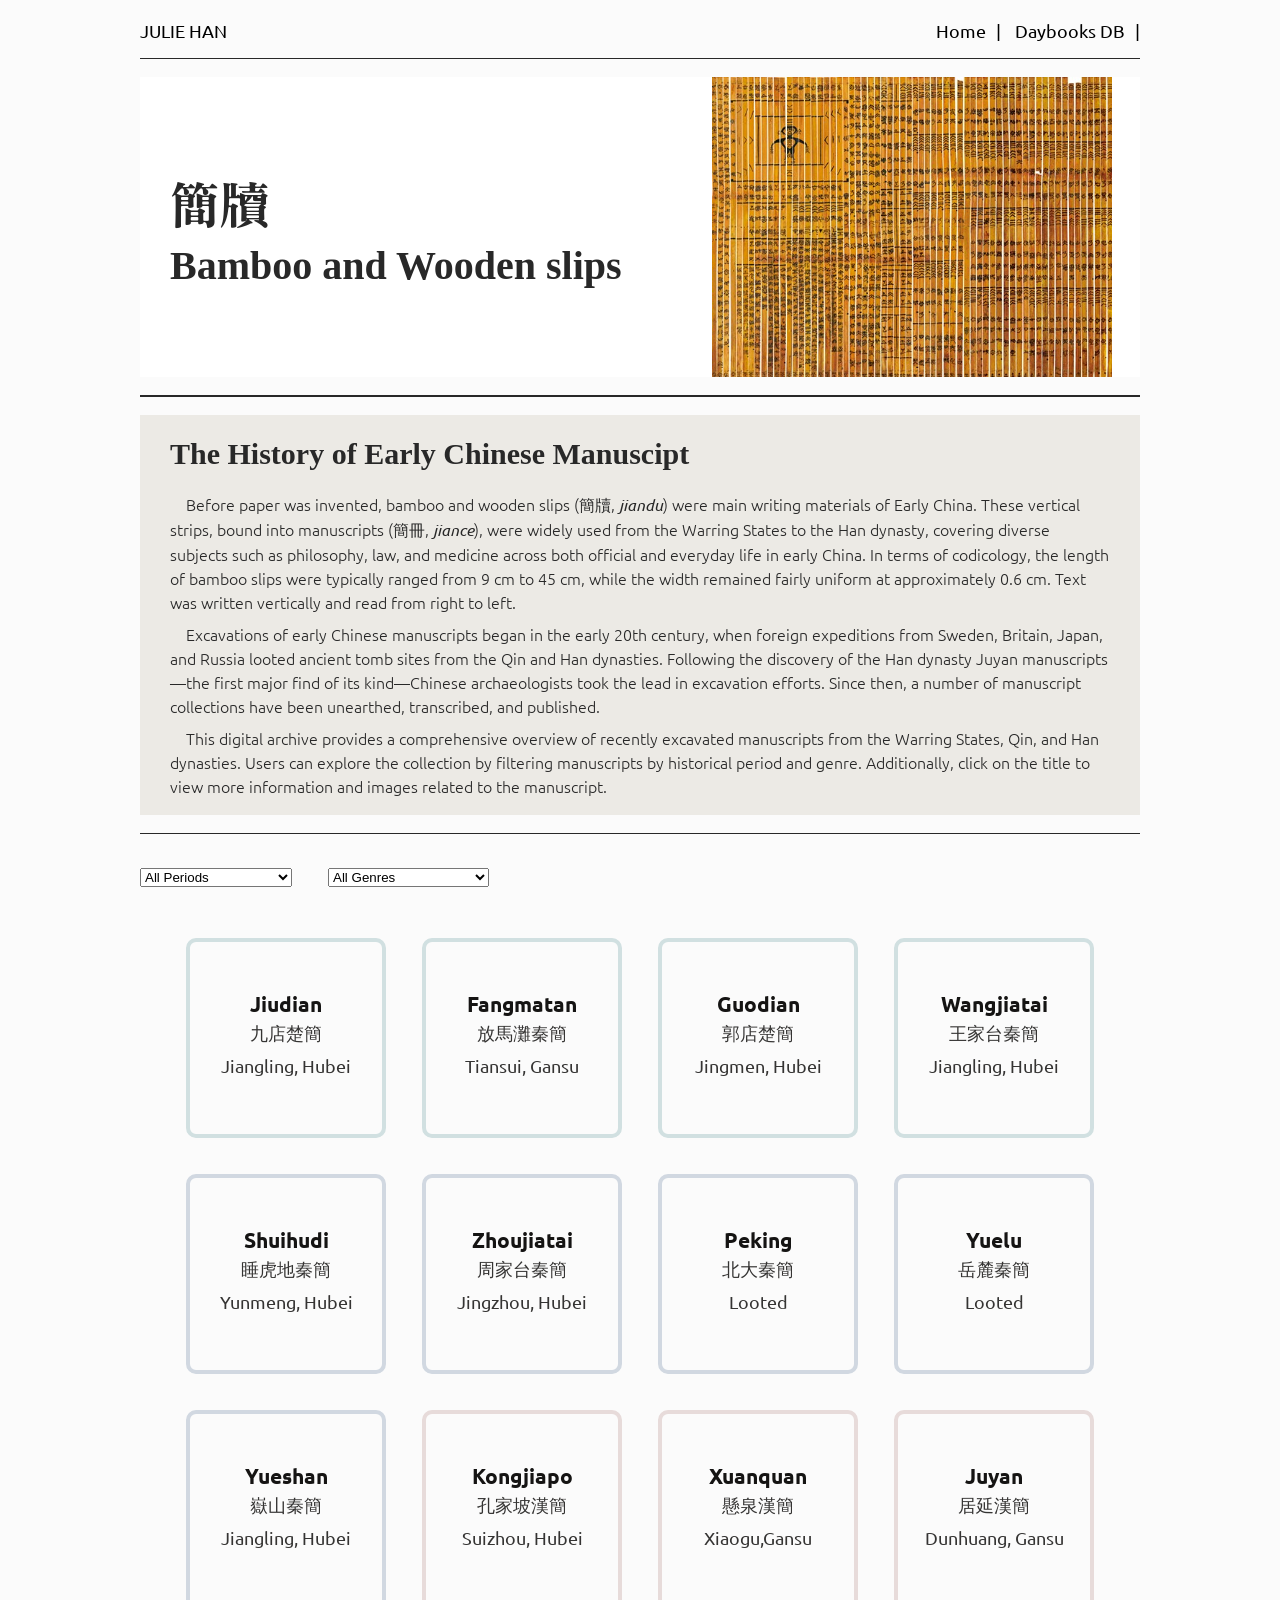
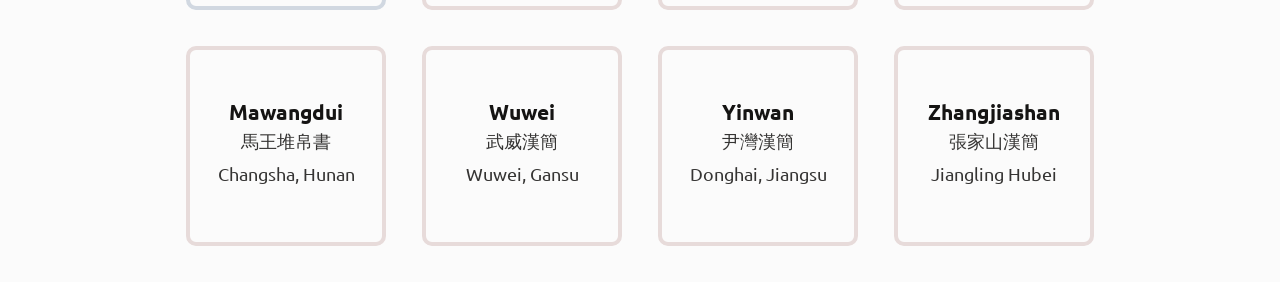
<file: final_julie/index.html>
<!DOCTYPE html>
<html lang="en">
    <head>
        <meta charset="utf-8">
        <meta http-equiv="X-UA-Compatible" content="IE=edge">
        <title>Early Chinese Excacated Manuscripts</title>
        <meta name="description" content="">
        <meta name="viewport" content="width=device-width, initial-scale=1">
        <link rel="stylesheet" href="indexstyle.css">
        <link rel="preconnect" href="https://fonts.googleapis.com">
        <link rel="preconnect" href="https://fonts.gstatic.com" crossorigin>
        <link href="https://fonts.googleapis.com/css2?family=Abril+Fatface&family=Alfa+Slab+One&family=Alumni+Sans:ital,wght@0,100..900;1,100..900&family=Bevan:ital@0;1&family=DM+Serif+Display:ital@0;1&family=Fraunces:ital,opsz,wght@0,9..144,100..900;1,9..144,100..900&family=Gloock&family=Instrument+Serif:ital@0;1&family=Jomhuria&family=Jost:ital,wght@0,100..900;1,100..900&family=Karla:ital,wght@0,200..800;1,200..800&family=Lexend:wght@100..900&family=Libre+Bodoni:ital,wght@0,400..700;1,400..700&family=Ma+Shan+Zheng&family=Mochiy+Pop+One&family=Monomakh&family=Patua+One&family=Poiret+One&family=Roboto+Condensed:ital,wght@0,100..900;1,100..900&family=Sofia+Sans+Condensed:ital,wght@0,1..1000;1,1..1000&family=Ubuntu:ital,wght@0,300;0,400;0,500;0,700;1,300;1,400;1,500;1,700&family=Yeseva+One&family=Zen+Antique+Soft&display=swap" rel="stylesheet">
    </head>
    <body>
        <div class="header">
            <span class="name">JULIE HAN</span>
            <nav class="nav-menu">
                <a href="index.html">Home</a>|
                <a href="daybook.html">Daybooks DB</a>|
            </nav>
        </div>
        <div class="header-line"></div>
        <div class="first-row">
            <div class="text-container">
                <span class="chinese">簡牘</span><br>
                <span class="english">Bamboo and Wooden slips</span>
            </div>
            <img src="shifa.jpg" alt="Logo" class="logo" height="300" width="400" style="margin-left: 70px; margin-top: -30px;">
        </div>
        <div class="header-line"></div>

        <div class="second-row">
            <span class="second-row-title">The History of Early Chinese Manuscipt</span>
            <span class="second-row-text"><p>Before paper was invented, bamboo and wooden slips (簡牘, <i>jiandu</i>) were main writing materials of Early China. These vertical strips, bound into manuscripts (簡冊, <i>jiance</i>), were widely used from the Warring States to the Han dynasty, covering diverse subjects such as philosophy, law, and medicine across both official and everyday life in early China. In terms of codicology, the length of bamboo slips were typically ranged from 9 cm to 45 cm, while the width remained fairly uniform at approximately 0.6 cm. Text was written vertically and read from right to left.</p>
                <p>Excavations of early Chinese manuscripts began in the early 20th century, when foreign expeditions from Sweden, Britain, Japan, and Russia looted ancient tomb sites from the Qin and Han dynasties. Following the discovery of the Han dynasty Juyan manuscripts—the first major find of its kind—Chinese archaeologists took the lead in excavation efforts. Since then, a number of manuscript collections have been unearthed, transcribed, and published.</p>
                <p>This digital archive provides a comprehensive overview of recently excavated manuscripts from the Warring States, Qin, and Han dynasties. Users can explore the collection by filtering manuscripts by historical period and genre. Additionally, click on the title to view more information and images related to the manuscript.</p>
        </span>
        </div>

        <div class="header-line"></div>
        <section class="filters">
            <select name="period" id="period">
                <option selected>All Periods</option>
            </select>
            <select name="genre" id="genre">
                <option selected>All Genres</option>
            </select>
        </section>
        <section class="wrapper"></section>
        <script src="indexscript.js" async defer></script>
    </body>
</html>
</file>
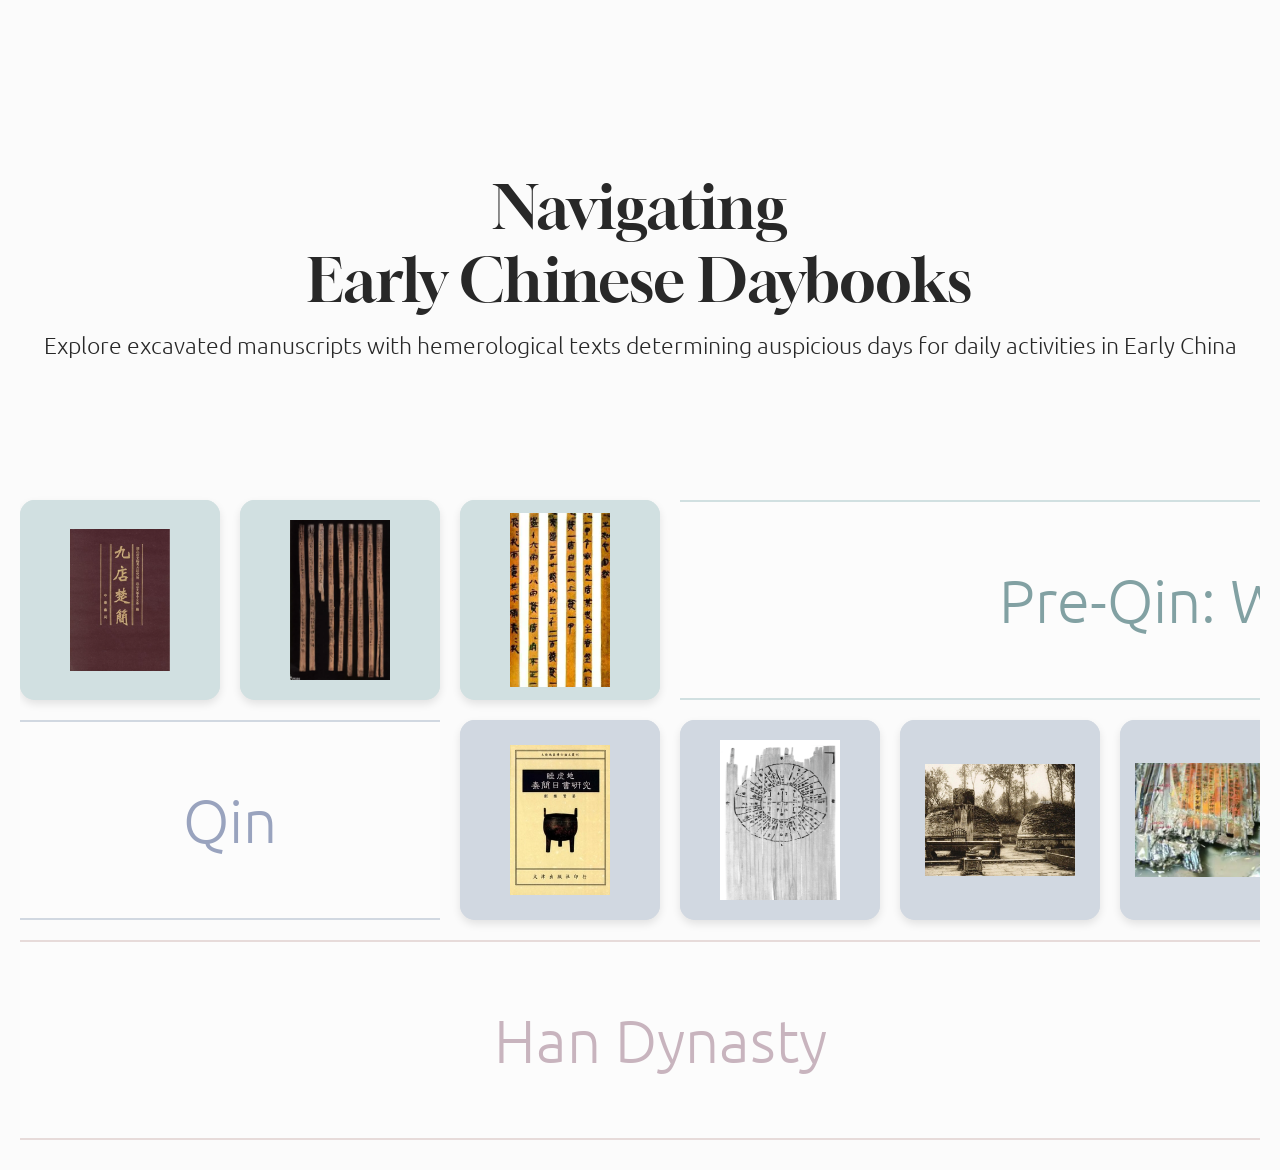
<file: Project_1_Julie/index.html>
<!DOCTYPE html>
<html lang="en">
    <head>
        <title>Navigating Early Chinese Daybooks</title>
        <link rel="stylesheet" href="style.css">
        <link rel="preconnect" href="https://fonts.googleapis.com">
        <link rel="preconnect" href="https://fonts.gstatic.com" crossorigin>
        <link href="https://fonts.googleapis.com/css2?family=Abril+Fatface&family=Alfa+Slab+One&family=Alumni+Sans:ital,wght@0,100..900;1,100..900&family=Bevan:ital@0;1&family=DM+Serif+Display:ital@0;1&family=Fraunces:ital,opsz,wght@0,9..144,100..900;1,9..144,100..900&family=Gloock&family=Instrument+Serif:ital@0;1&family=Jomhuria&family=Lexend:wght@100..900&family=Libre+Bodoni:ital,wght@0,400..700;1,400..700&family=Monomakh&family=Patua+One&family=Poiret+One&family=Roboto+Condensed:ital,wght@0,100..900;1,100..900&family=Sofia+Sans+Condensed:ital,wght@0,1..1000;1,1..1000&family=Ubuntu:ital,wght@0,300;0,400;0,500;0,700;1,300;1,400;1,500;1,700&family=Yeseva+One&display=swap" rel="stylesheet">    <body>
        <div class="container">
            <div class="first-row">
                <div class="title">Navigating<br>Early Chinese Daybooks</div>
                <div class="subtitle">Explore excavated manuscripts with hemerological texts determining auspicious days for daily activities in Early China</div>
            </div>
            <div class="row font">
                <div class="box1" onclick="flipCard(this)">
                    <div class="card-inner">
                        <div class="box1-card-front"><img src=jiudian.jpg width=100px></div>
                        <div class="box1-card-back">Jiudian 九店<br>
                            <span class="small-font">Year of Excavation: <br>1981</span>
                            <span class="small-font"> Place of Origin: <br>Jiangling, Hubei</span>
                        </div>
                    </div>
                </div>
                <div class="box1" onclick="flipCard(this)">
                    <div class="card-inner">
                        <div class="box1-card-front"><img src=fangmatan.jpg width=100px></div>
                        <div class="box1-card-back">Fangmatan 放馬灘<br>
                            <span class="small-font">Year of Excavation: <br>1986</span>
                            <span class="small-font"> Place of Origin: <br>Tiansui, Gansu</span>
                        </div>
                    </div>
                </div>
                <div class="box1" onclick="flipCard(this)">
                    <div class="card-inner">
                        <div class="box1-card-front"><img src=wangjiatai.jpg width=100px></div>
                        <div class="box1-card-back">Wangjiatai 王家台<br>
                            <span class="small-font">Year of Excavation: <br>1993</span>
                            <span class="small-font"> Place of Origin: <br>Jiangling, Hubei</span>
                        </div>
                    </div>
                </div>
                <div class="textbox-1">Pre-Qin: Warring States</div>
                <div class="textbox-1 margin-left"></div>
            </div>
            <div class="row font">
                <div class="textbox-2">Qin</div>
                <div class="box2" onclick="flipCard(this)">
                    <div class="card-inner">
                        <div class="box2-card-front"><img src=shuihudi.jpg width=100px height=150px></div>
                        <div class="box2-card-back">Shuihudi 睡虎地<br>
                            <span class="small-font">Year of Excavation: <br>1975</span>
                            <span class="small-font"> Place of Origin: <br>Yunmeng, Hubei</span>
                        </div>
                    </div>
                </div>
                <div class="box2" onclick="flipCard(this)">
                    <div class="card-inner">
                        <div class="box2-card-front"><img src=zhoujiatai.jpg width=120px height=160px></div>
                        <div class="box2-card-back">Zhoujiatai 周家台<br>
                            <span class="small-font">Year of Excavation: <br>1993</span>
                            <span class="small-font"> Place of Origin: <br>Jingzhou, Hubei</span>
                        </div>
                    </div>
                </div>
                <div class="box2" onclick="flipCard(this)">
                    <div class="card-inner">
                        <div class="box2-card-front"><img src=yueshan.jpg width=150px></div>
                        <div class="box2-card-back">Yueshan 岳山<br>
                            <span class="small-font">Year of Excavation: <br>1986</span>
                            <span class="small-font"> Place of Origin: <br>Jiangling, Hubei</span>
                        </div>
                    </div>
                </div>
                <div class="box2" onclick="flipCard(this)">
                    <div class="card-inner">
                        <div class="box2-card-front"><img src=beida.jpg width=170px></div>
                        <div class="box2-card-back">Peking Univ 北京大學<br>
                            <span class="small-font">Year of Excavation: <br>(unclear)</span>
                            <span class="small-font"> Place of Origin: <br>Jiangling, Hubei<br>(estimated)</span>
                        </div>
                    </div>
                </div>
                <div class="textbox-2-1">Dynasty</div>
                <div class="textbox-2-1 margin-left"></div>
            </div>
            <div class="row font">
                <div class="textbox-3">Han Dynasty</div>
                <div class="box3" onclick="flipCard(this)">
                    <div class="card-inner">
                        <div class="box3-card-front"><img src=kongjiapo.jpg width=100px></div>
                        <div class="box3-card-back">Kongjiapo 孔家坡<br>
                            <span class="small-font">Year of Excavation: <br>2000</span>
                            <span class="small-font"> Place of Origin: <br>Suizhou, Hubei</span>
                        </div>
                    </div>
                </div>
                <div class="box3" onclick="flipCard(this)">
                    <div class="card-inner">
                        <div class="box3-card-front"><img src=huxishan.jpg width=120px></div>
                        <div class="box3-card-back">Huxishan 虎溪山<br>
                            <span class="small-font">Year of Excavation: <br>1999</span>
                            <span class="small-font"> Place of Origin: <br>Yuanling, Hunan</span>
                        </div>
                    </div>
                </div>
                <div class="box3" onclick="flipCard(this)">
                    <div class="card-inner">
                        <div class="box3-card-front"><img src=zhoujiazhai.jpg width=120px height=160px></div>
                        <div class="box3-card-back">Zhoujiazhai 周家寨<br>
                            <span class="small-font">Year of Excavation: <br>2014</span>
                            <span class="small-font"> Place of Origin: <br>Suizhou, Hubei</span>
                        </div>
                    </div>
                </div>
                <div class="box3" onclick="flipCard(this)">
                    <div class="card-inner">
                        <div class="box3-card-front"><img src=xuanquan.jpg width=120px height=160px></div>
                        <div class="box3-card-back">Xuanquan 懸泉  <br>
                            <span class="small-font">Year of Excavation:<br>1990</span>
                            <span class="small-font"> Place of Origin: <br>Xiaogu, Gansu</span>
                        </div>
                    </div>
                </div>
                <div class="box3" onclick="flipCard(this)">
                    <div class="card-inner">
                        <div class="box3-card-front"><img src=juyan.jpg width=120px height=160px></div>
                        <div class="box3-card-back">Juyan 居延<br>
                            <span class="small-font">Year of Excavation:<br>1972</span>
                            <span class="small-font"> Place of Origin: <br>Dunhuang, Gansu</span>
                        </div>
                    </div>
                </div>
                <div class="box3" onclick="flipCard(this)">
                    <div class="card-inner">
                        <div class="box3-card-front"><img src=shuiquanzi.jpg width=120px height=160px></div>
                        <div class="box3-card-back">Shuiquanzi 水泉子<br>
                            <span class="small-font">Year of Excavation:<br>2008</span>
                            <span class="small-font"> Place of Origin: <br>Yongchang, Gansu</span>
                        </div>
                    </div>
                </div>
            </div>
        </div>
        <script>
            function flipCard(box) {
                box.classList.toggle('flipped'); // box에 flipped 클래스 토글
            }                       
        </script>
    </body>
</html>
</file>
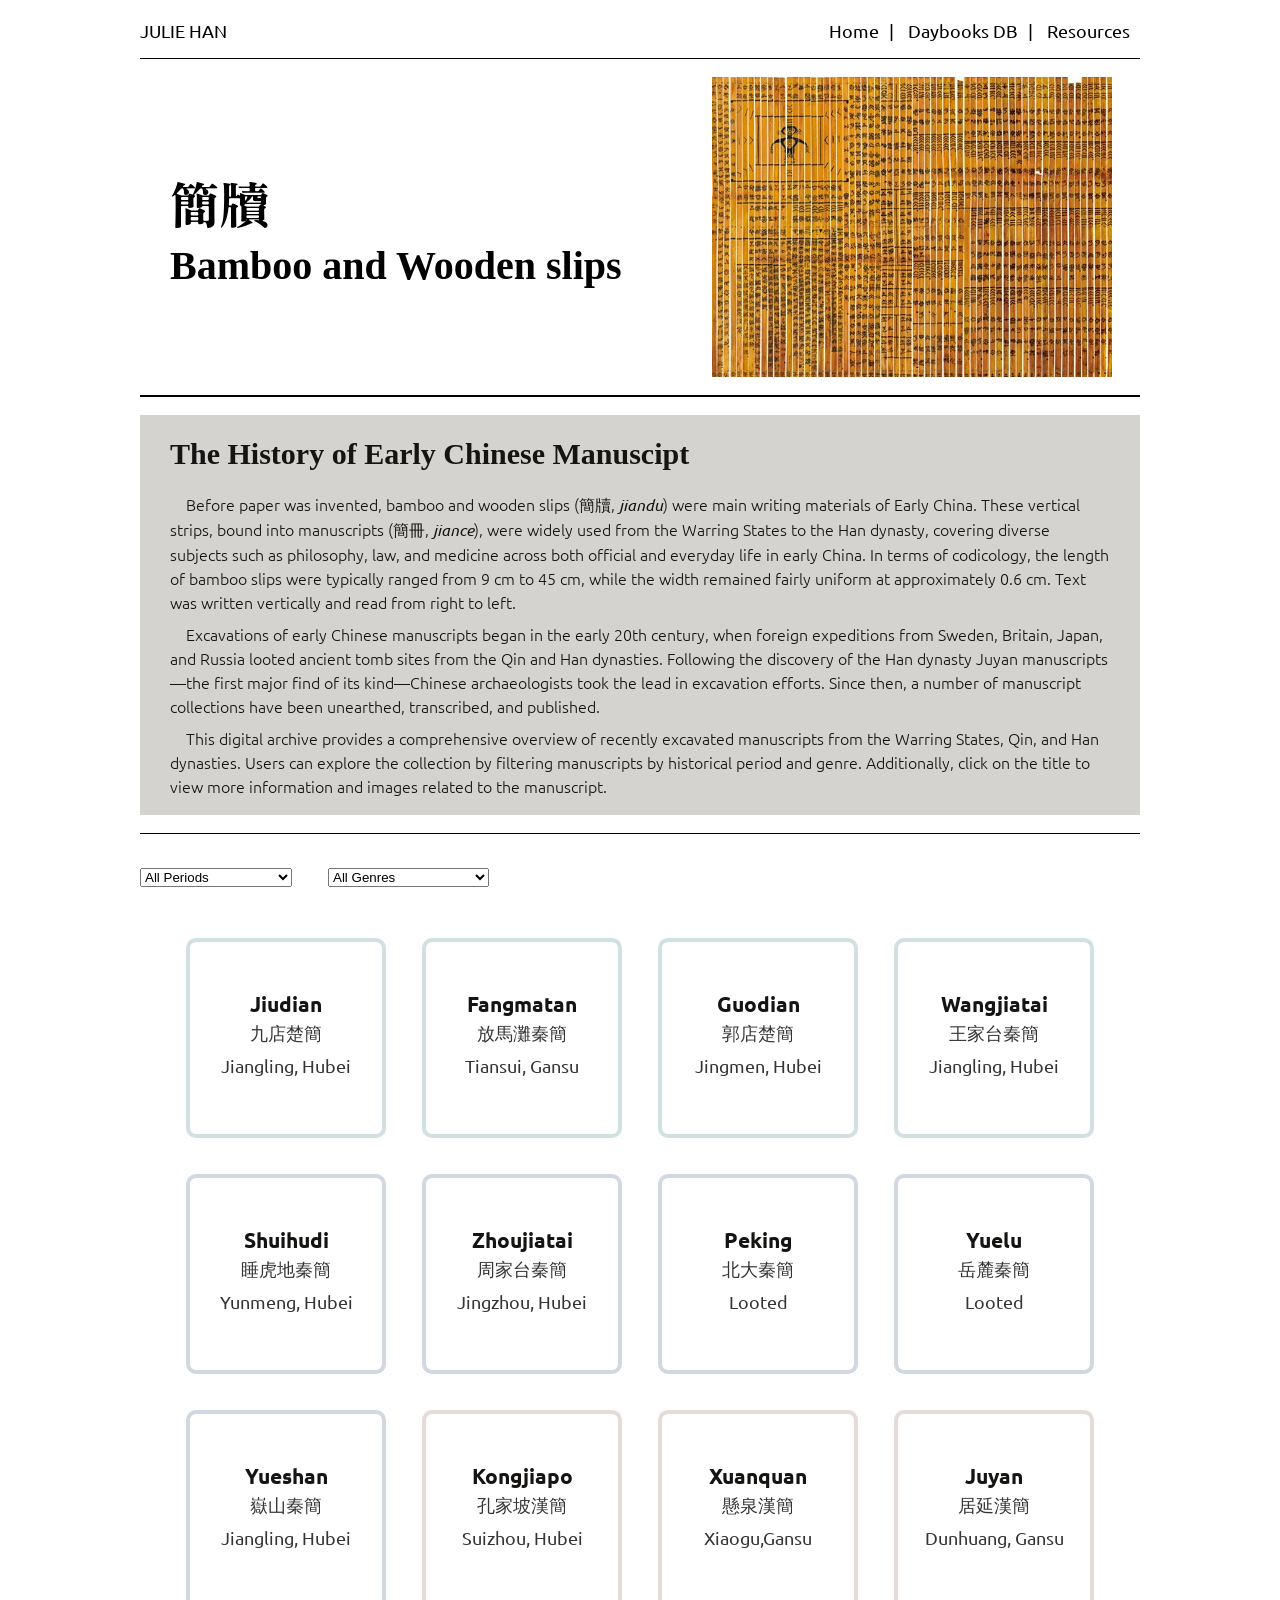
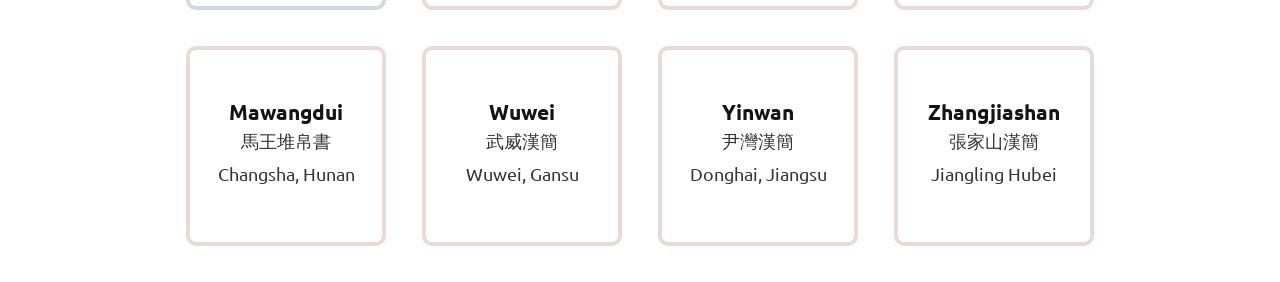
<file: Project_2_JulieHAN/index.html>
<!DOCTYPE html>
<!--[if lt IE 7]>      <html class="no-js lt-ie9 lt-ie8 lt-ie7"> <![endif]-->
<!--[if IE 7]>         <html class="no-js lt-ie9 lt-ie8"> <![endif]-->
<!--[if IE 8]>         <html class="no-js lt-ie9"> <![endif]-->
<!--[if gt IE 8]>      <html class="no-js"> <!--<![endif]-->
<html>
    <head>
        <meta charset="utf-8">
        <meta http-equiv="X-UA-Compatible" content="IE=edge">
        <title>Early Chinese Excacated Manuscripts</title>
        <meta name="description" content="">
        <meta name="viewport" content="width=device-width, initial-scale=1">
        <link rel="stylesheet" href="style.css">
        <link rel="preconnect" href="https://fonts.googleapis.com">
        <link rel="preconnect" href="https://fonts.gstatic.com" crossorigin>
        <link href="https://fonts.googleapis.com/css2?family=Abril+Fatface&family=Alfa+Slab+One&family=Alumni+Sans:ital,wght@0,100..900;1,100..900&family=Bevan:ital@0;1&family=DM+Serif+Display:ital@0;1&family=Fraunces:ital,opsz,wght@0,9..144,100..900;1,9..144,100..900&family=Gloock&family=Instrument+Serif:ital@0;1&family=Jomhuria&family=Jost:ital,wght@0,100..900;1,100..900&family=Karla:ital,wght@0,200..800;1,200..800&family=Lexend:wght@100..900&family=Libre+Bodoni:ital,wght@0,400..700;1,400..700&family=Ma+Shan+Zheng&family=Mochiy+Pop+One&family=Monomakh&family=Patua+One&family=Poiret+One&family=Roboto+Condensed:ital,wght@0,100..900;1,100..900&family=Sofia+Sans+Condensed:ital,wght@0,1..1000;1,1..1000&family=Ubuntu:ital,wght@0,300;0,400;0,500;0,700;1,300;1,400;1,500;1,700&family=Yeseva+One&family=Zen+Antique+Soft&display=swap" rel="stylesheet">
    </head>
    <body>
        <div class="header">
            <span class="name">JULIE HAN</span>
            <nav class="nav-menu">
                <a href="#">Home</a>| 
                <a href="#">Daybooks DB</a>|
                <a href="#">Resources</a>
            </nav>
        </div>
        <div class="header-line"></div>
        <div class="first-row">
            <div class="text-container">
                <span class="chinese">簡牘</span> <br>
                <span class="english">Bamboo and Wooden slips</span>
            </div>
            <img src="shifa.jpg" alt="Logo" class="logo" height="300" width="400" style="margin-left: 70px; margin-top: -30px;">
        </div>
        <div class="header-line"></div>

        <div class="second-row">
            <span class="second-row-title">The History of Early Chinese Manuscipt</span>
            <span class="second-row-text"><p>Before paper was invented, bamboo and wooden slips (簡牘, <i>jiandu</i>) were main writing materials of Early China. These vertical strips, bound into manuscripts (簡冊, <i>jiance</i>), were widely used from the Warring States to the Han dynasty, covering diverse subjects such as philosophy, law, and medicine across both official and everyday life in early China. In terms of codicology, the length of bamboo slips were typically ranged from 9 cm to 45 cm, while the width remained fairly uniform at approximately 0.6 cm. Text was written vertically and read from right to left.</p>
                <p>Excavations of early Chinese manuscripts began in the early 20th century, when foreign expeditions from Sweden, Britain, Japan, and Russia looted ancient tomb sites from the Qin and Han dynasties. Following the discovery of the Han dynasty Juyan manuscripts—the first major find of its kind—Chinese archaeologists took the lead in excavation efforts. Since then, a number of manuscript collections have been unearthed, transcribed, and published.</p>
                <p>This digital archive provides a comprehensive overview of recently excavated manuscripts from the Warring States, Qin, and Han dynasties. Users can explore the collection by filtering manuscripts by historical period and genre. Additionally, click on the title to view more information and images related to the manuscript.</p>
        </span>
        </div>

        <div class="header-line"></div>
        <section class="filters">
            <select name="period" id="period">
                <option selected>All Periods</option>
            </select>
            <select name="genre" id="genre">
                <option selected>All Genres</option>
            </select>
        </section>
        <section class="wrapper"></section>
        <script src="script.js" async defer></script>
    </body>
</html>
</file>
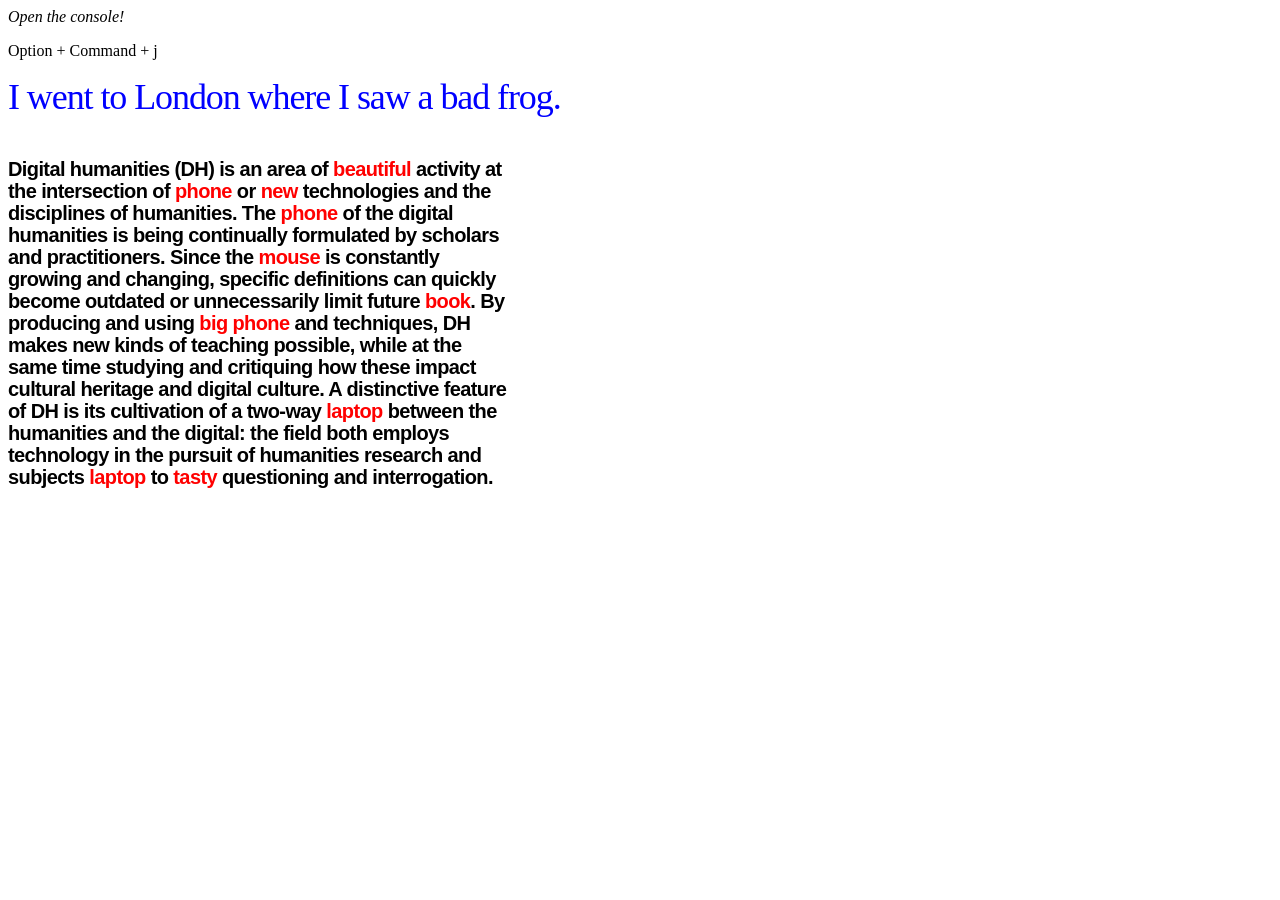
<file: week7/index.html>
<html>
    <head>
        <title>weeek 7</title>
        <link rel="stylesheet" href="style.css">
    </head>
    <body>
        <p><em>Open the console!</em></p>
        <p>Option + Command + j</p>

        <div id="myDiv"></div>

        <div id="description">
        Digital humanities (DH) is an area of <span id="adj1">scholarly</span> activity at the intersection of <span id="noun1">computing</span> or <span id="adj2">digital</span> technologies and the disciplines of humanities. The <span id="noun2">definition</span> of the digital humanities is being continually formulated by scholars and practitioners. Since the <span id="noun3">field</span> is constantly growing and changing, specific definitions can quickly become outdated or unnecessarily limit future <span id="noun4">potential</span>.

        By producing and using <span id="adj3">new</span> <span id="noun5">applications</span> and techniques, DH makes new kinds of teaching possible, while at the same time studying and critiquing how these impact cultural heritage and digital culture. A distinctive feature of DH is its cultivation of a two-way <span id="noun6">relationship</span> between the humanities and the digital: the field both employs technology in the pursuit of humanities research and subjects <span id="noun7">technology</span> to <span id="adj4">humanistic</span> questioning and interrogation.


        <script src="script.js"></script>
    </body>
    </html>
</file>
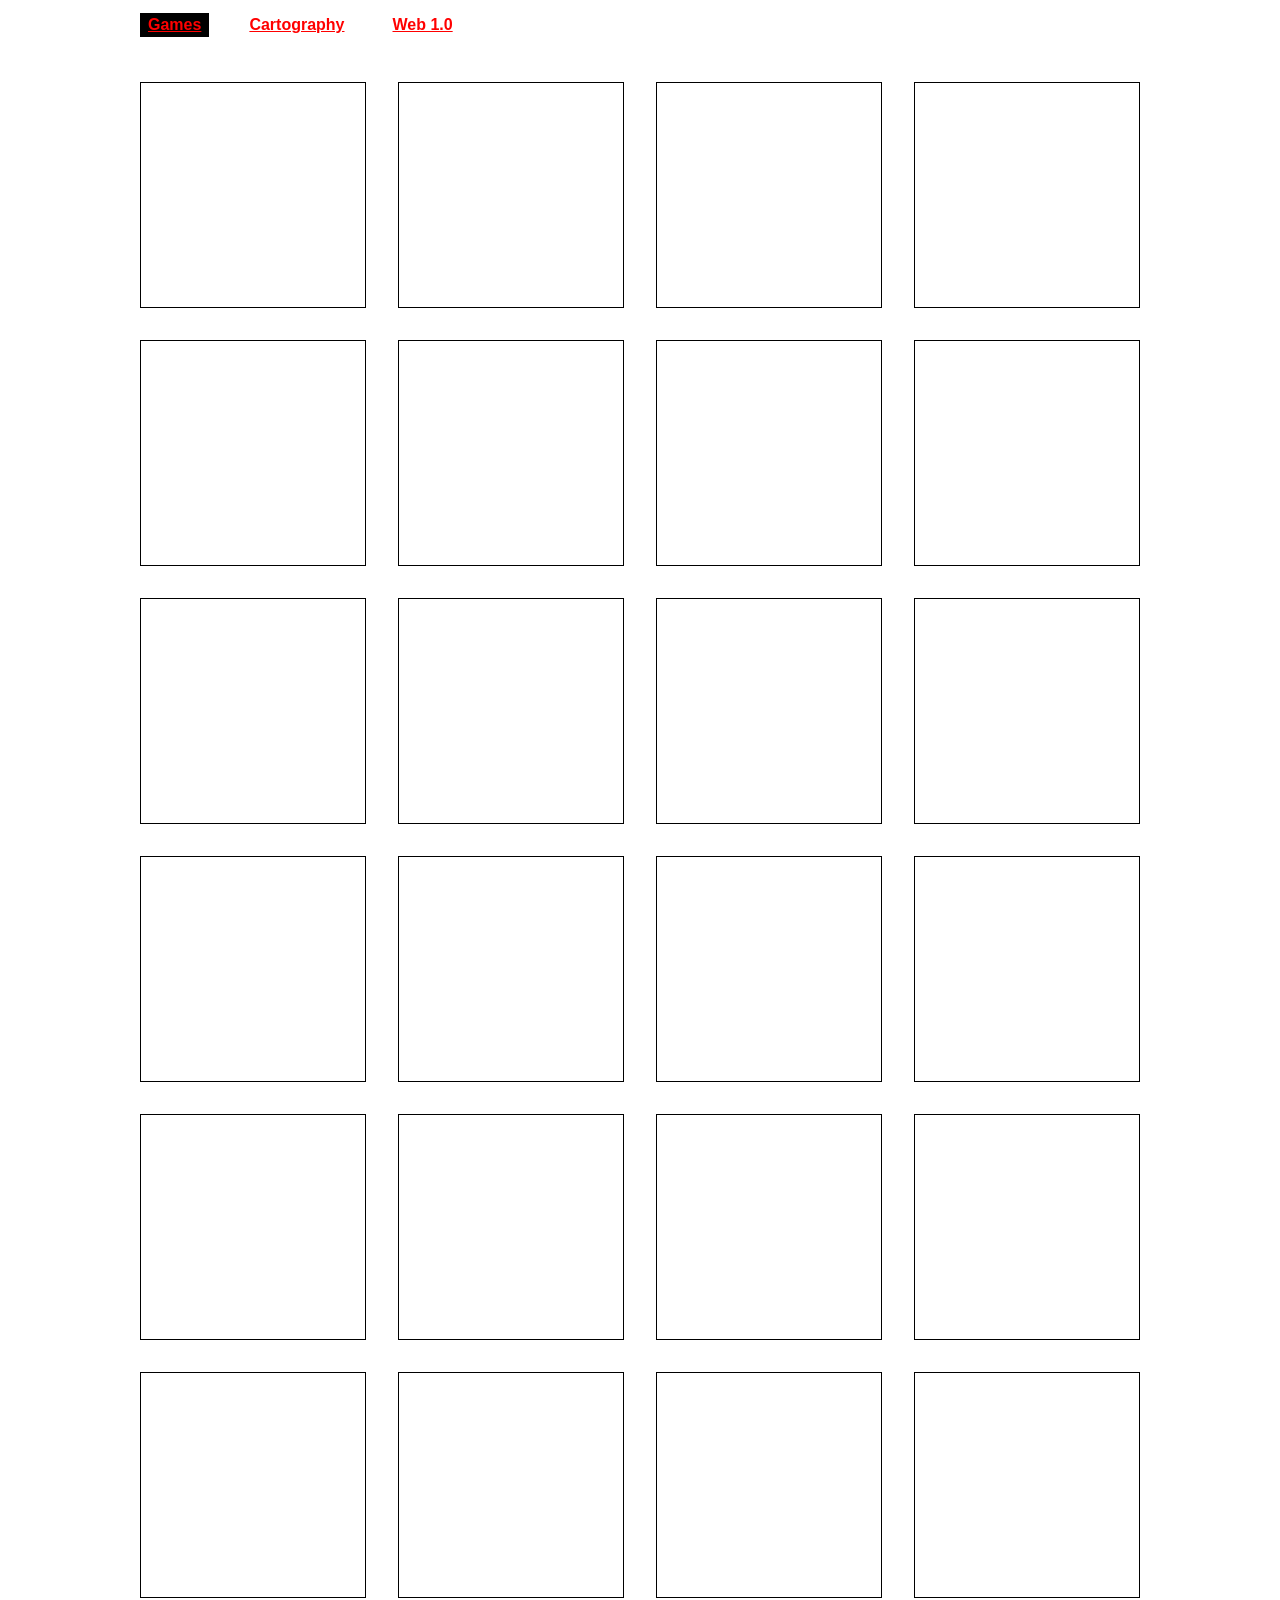
<file: dhwebdev-s25-main/02_review/index.html>
<!DOCTYPE html>
<!--[if lt IE 7]>      <html class="no-js lt-ie9 lt-ie8 lt-ie7"> <![endif]-->
<!--[if IE 7]>         <html class="no-js lt-ie9 lt-ie8"> <![endif]-->
<!--[if IE 8]>         <html class="no-js lt-ie9"> <![endif]-->
<!--[if gt IE 8]>      <html class="no-js"> <![endif]-->
<html>
  <head>
    <meta charset="utf-8" />
    <meta http-equiv="X-UA-Compatible" content="IE=edge" />
    <title>01: Review</title>
    <meta name="description" content="" />
    <meta name="viewport" content="width=device-width, initial-scale=1" />
    <link rel="stylesheet" href="style.css" />
  </head>
  <body>
    <section class="filters">
      <div class="filter" id="games">Games</div>
      <div class="filter">Cartography</div>
      <div class="filter">Web 1.0</div>
    </section>
    <section class="wrapper">
      <div></div>
      <div></div>
      <div></div>
      <div></div>
      <div></div>
      <div></div>
      <div></div>
      <div></div>
      <div></div>
      <div></div>
      <div></div>
      <div></div>
    </section>

    <!-- Use async for scripts that don’t depend on other scripts or the DOM  -->
    <!-- Use defer for scripts that rely on the DOM or should execute in order -->
    <script src="script.js" defer></script>
  </body>
</html>
</file>
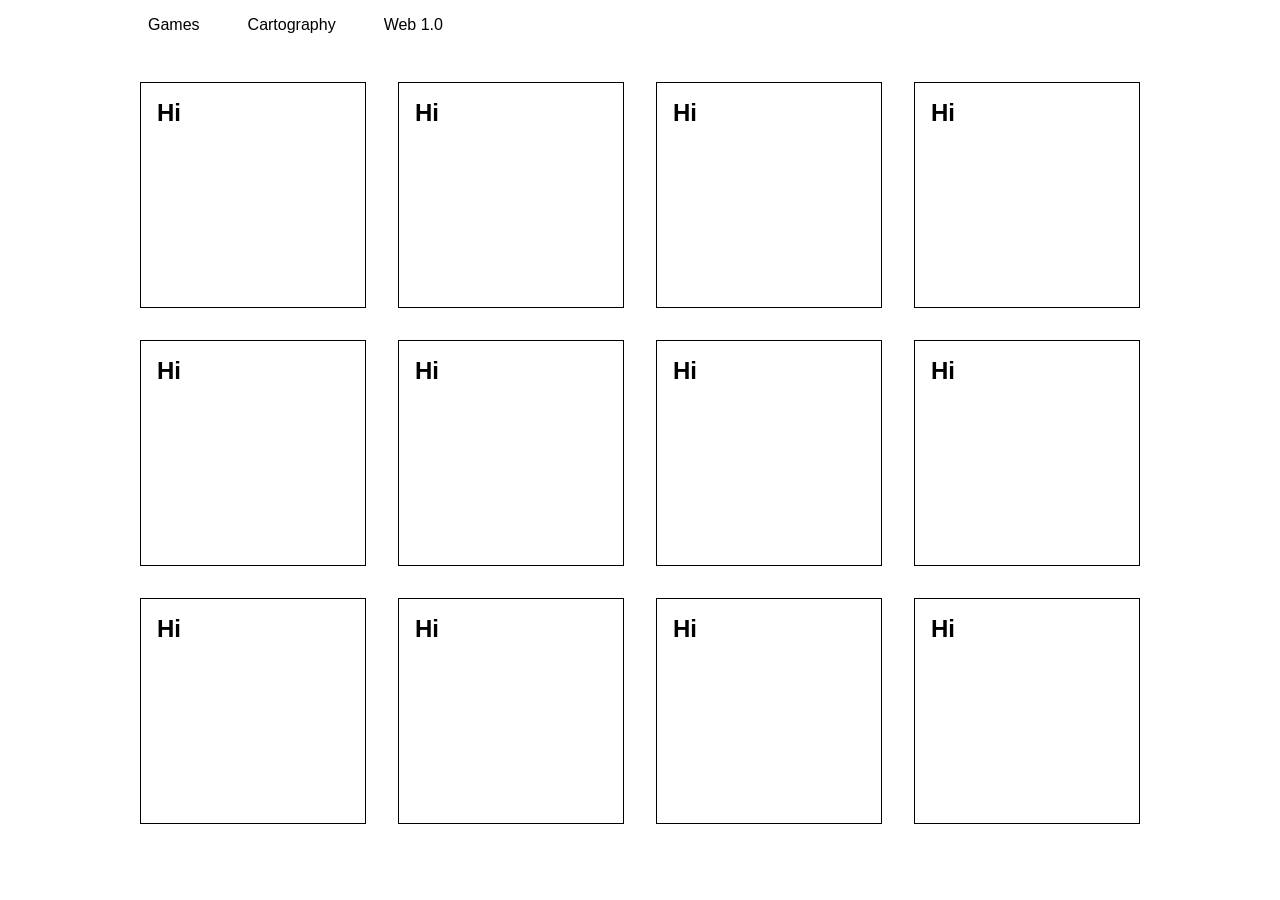
<file: dhwebdev-s25-main/03_review_continued/index.html>
<!DOCTYPE html>
<!--[if lt IE 7]>      <html class="no-js lt-ie9 lt-ie8 lt-ie7"> <![endif]-->
<!--[if IE 7]>         <html class="no-js lt-ie9 lt-ie8"> <![endif]-->
<!--[if IE 8]>         <html class="no-js lt-ie9"> <![endif]-->
<!--[if gt IE 8]>      <html class="no-js"> <![endif]-->
<html>
  <head>
    <meta charset="utf-8" />
    <meta http-equiv="X-UA-Compatible" content="IE=edge" />
    <title>01: Review</title>
    <meta name="description" content="" />
    <meta name="viewport" content="width=device-width, initial-scale=1" />
    <link rel="stylesheet" href="style.css" />
  </head>
  <body>
    <section class="filters">
      <div class="filter" id="games">Games</div>
      <div class="filter">Cartography</div>
      <div class="filter">Web 1.0</div>
    </section>
    <section class="wrapper"></section>

    <!-- Use async for scripts that don’t depend on other scripts or the DOM  -->
    <!-- Use defer for scripts that rely on the DOM or should execute in order -->
    <script src="script.js" defer></script>
  </body>
</html>
</file>
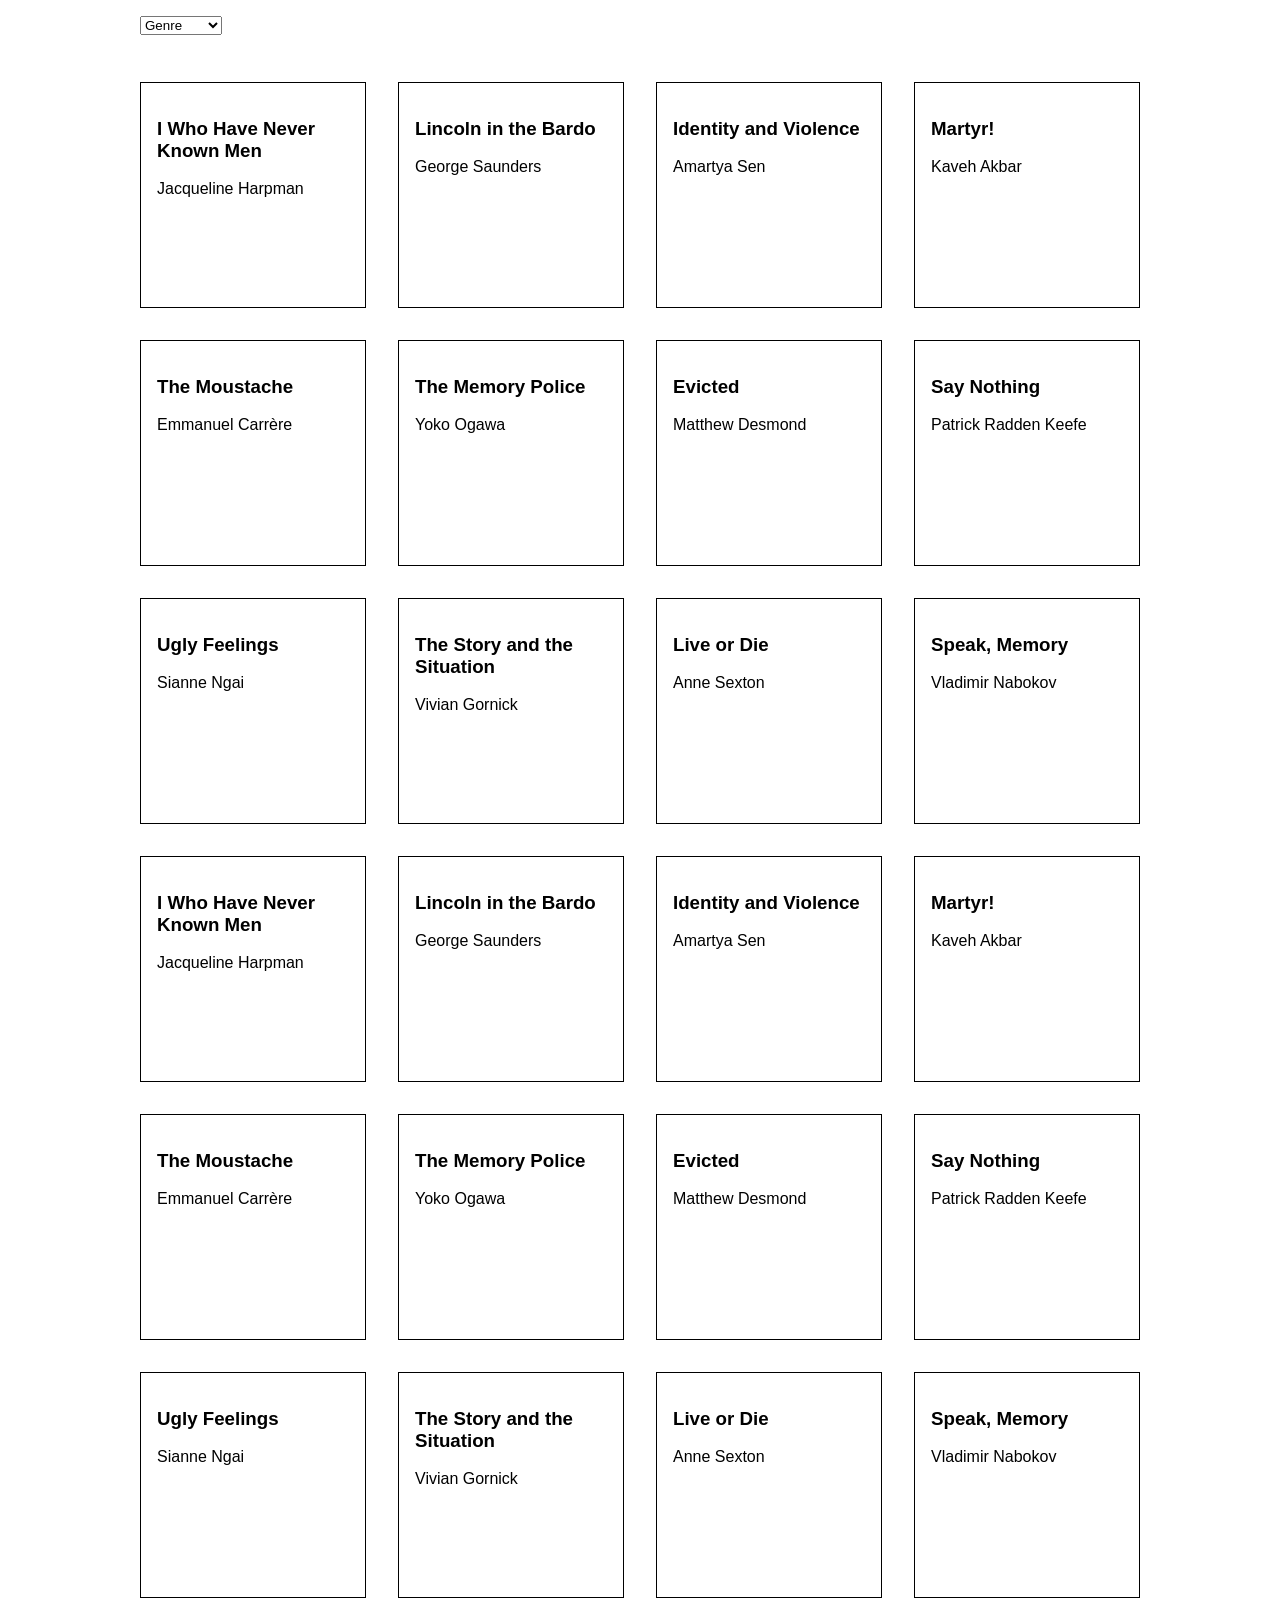
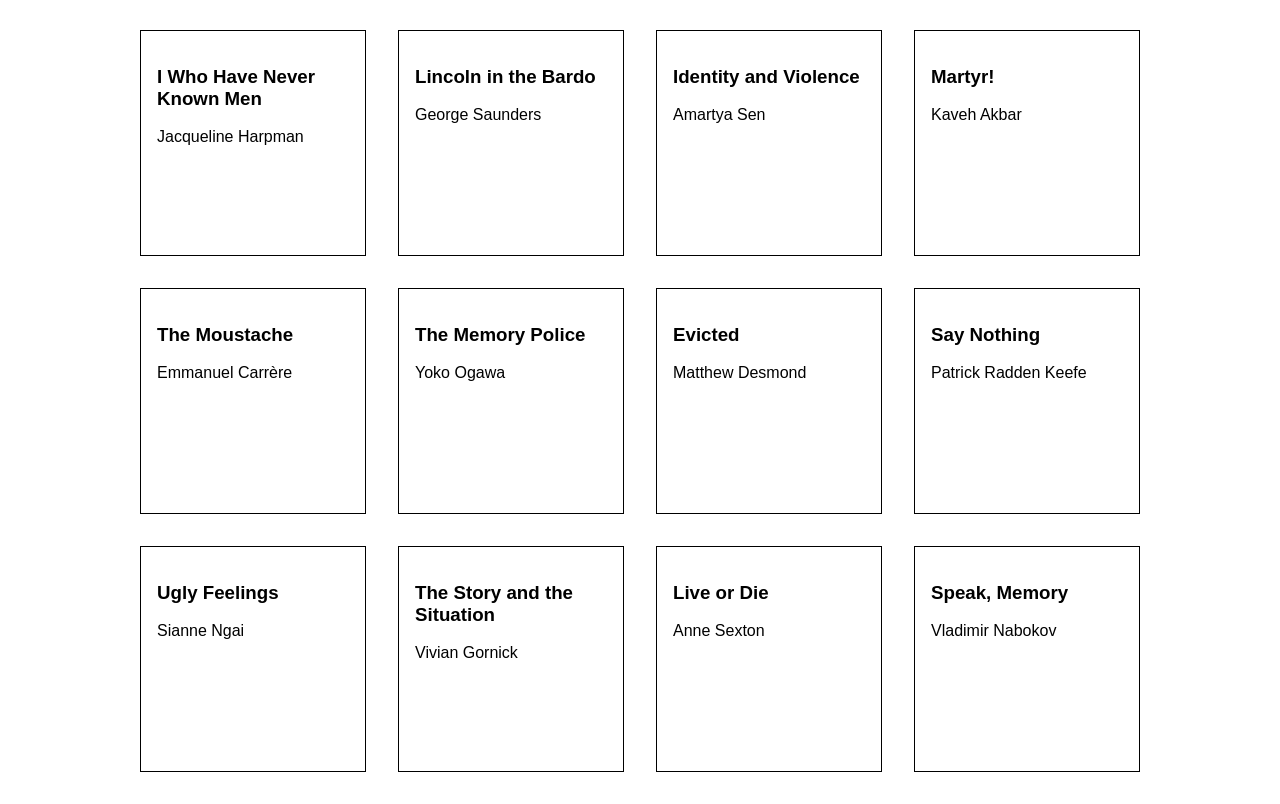
<file: dhwebdev-s25-main/04_dynamically_adding_content/index.html>
<!DOCTYPE html>
<!--[if lt IE 7]>      <html class="no-js lt-ie9 lt-ie8 lt-ie7"> <![endif]-->
<!--[if IE 7]>         <html class="no-js lt-ie9 lt-ie8"> <![endif]-->
<!--[if IE 8]>         <html class="no-js lt-ie9"> <![endif]-->
<!--[if gt IE 8]>      <html class="no-js"> <![endif]-->
<html>
  <head>
    <meta charset="utf-8" />
    <meta http-equiv="X-UA-Compatible" content="IE=edge" />
    <title>01: Review</title>
    <meta name="description" content="" />
    <meta name="viewport" content="width=device-width, initial-scale=1" />
    <link rel="stylesheet" href="style.css" />
  </head>
  <body>
    <section class="filters">
      <select name="genre" id="genre">
        <option selected disabled>Genre</option>
      </select>
    </section>
    <section class="wrapper"></section>

    <!-- Use async for scripts that don’t depend on other scripts or the DOM  -->
    <!-- Use defer for scripts that rely on the DOM or should execute in order -->
    <script src="script.js" defer></script>
  </body>
</html>
</file>
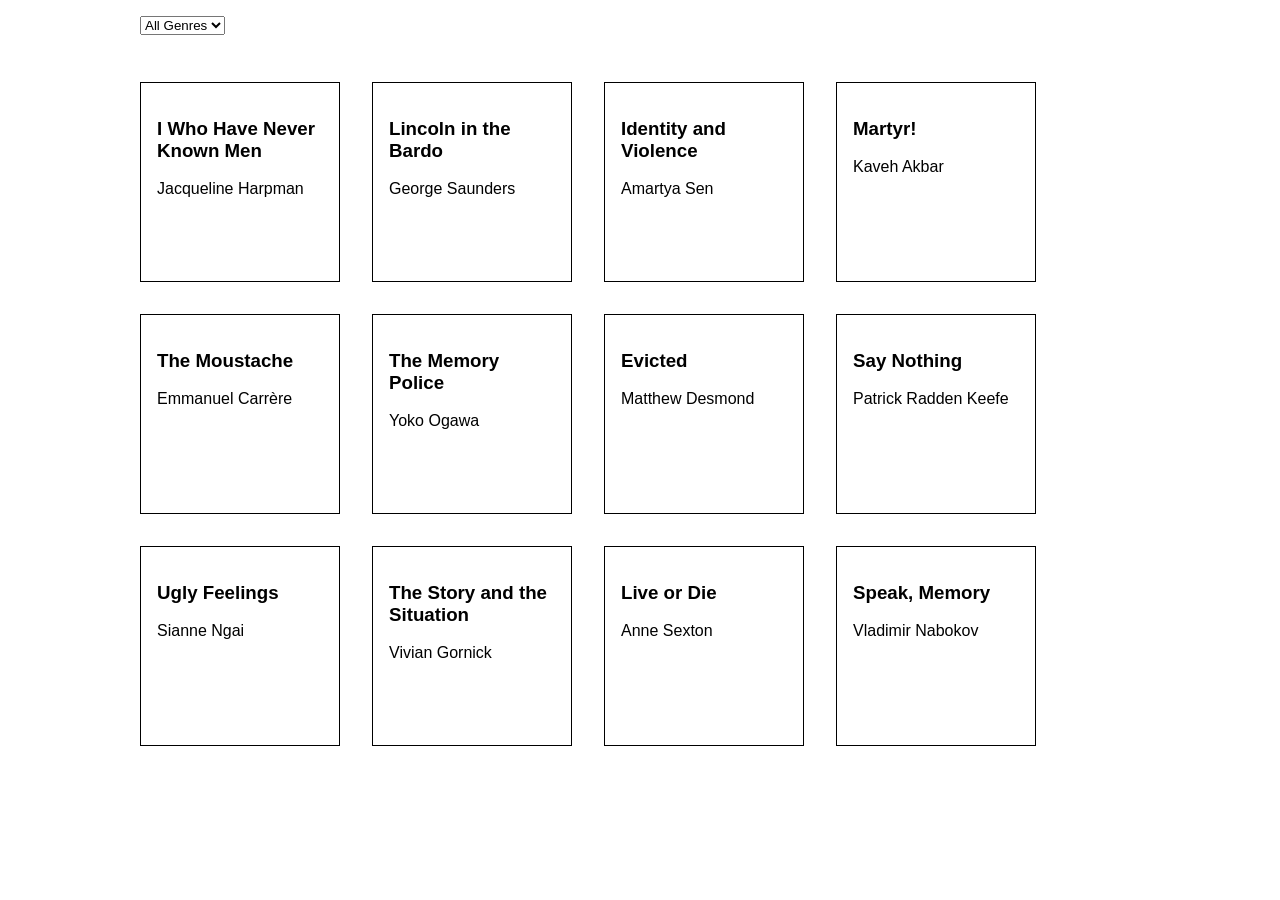
<file: dhwebdev-s25-main/05_changing_display_with_dropdown/index.html>
<!DOCTYPE html>
<!--[if lt IE 7]>      <html class="no-js lt-ie9 lt-ie8 lt-ie7"> <![endif]-->
<!--[if IE 7]>         <html class="no-js lt-ie9 lt-ie8"> <![endif]-->
<!--[if IE 8]>         <html class="no-js lt-ie9"> <![endif]-->
<!--[if gt IE 8]>      <html class="no-js"> <![endif]-->
<html>
  <head>
    <meta charset="utf-8" />
    <meta http-equiv="X-UA-Compatible" content="IE=edge" />
    <title>01: Review</title>
    <meta name="description" content="" />
    <meta name="viewport" content="width=device-width, initial-scale=1" />
    <link rel="stylesheet" href="style.css" />
  </head>
  <body>
    <section class="filters">
      <select name="genre" id="genre">
        <option selected>All Genres</option>
      </select>
    </section>
    <section class="wrapper"></section>

    <!-- Use async for scripts that don’t depend on other scripts or the DOM  -->
    <!-- Use defer for scripts that rely on the DOM or should execute in order -->
    <script src="script.js" defer></script>
  </body>
</html>
</file>
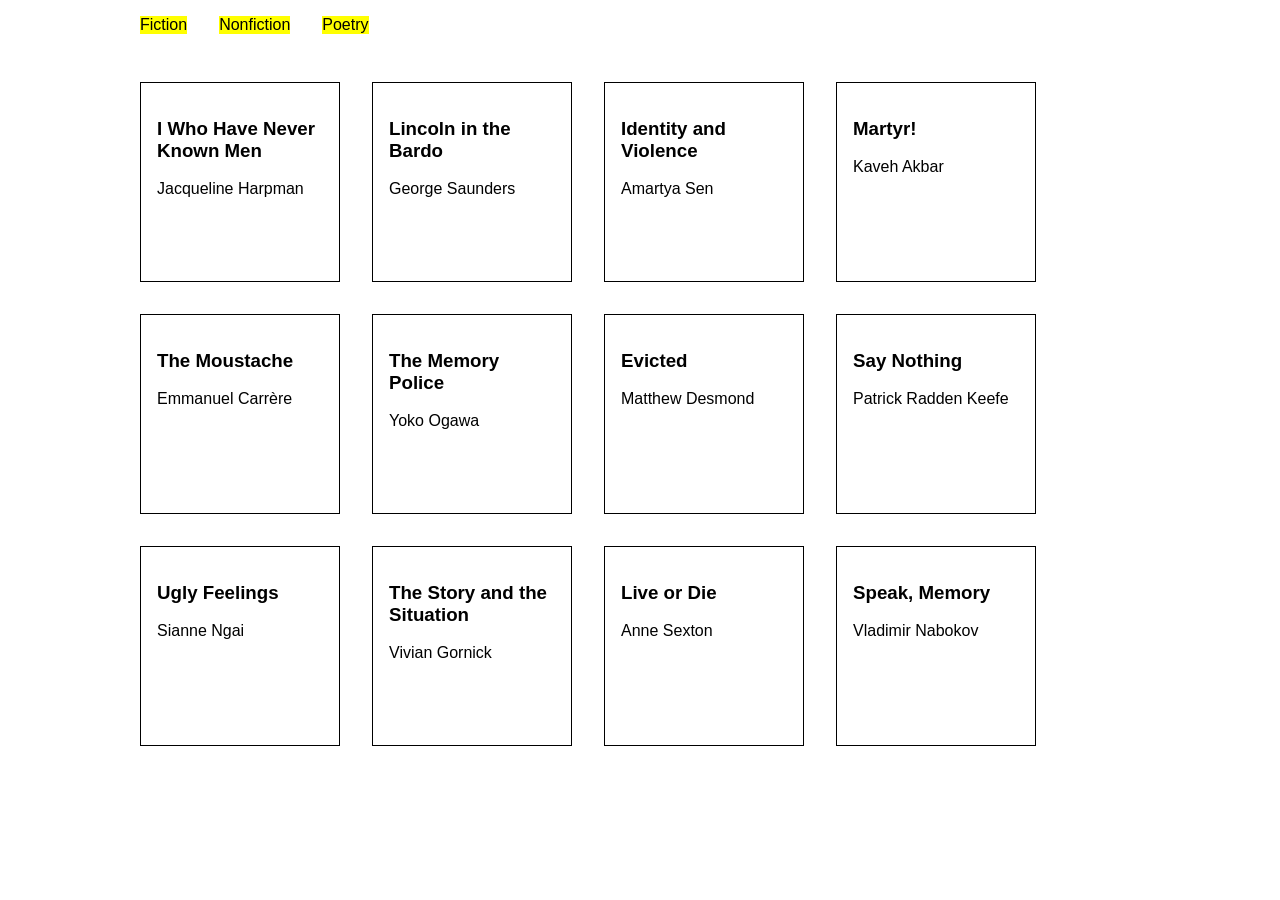
<file: dhwebdev-s25-main/06_changing_display_with_btns/index.html>
<!DOCTYPE html>
<!--[if lt IE 7]>      <html class="no-js lt-ie9 lt-ie8 lt-ie7"> <![endif]-->
<!--[if IE 7]>         <html class="no-js lt-ie9 lt-ie8"> <![endif]-->
<!--[if IE 8]>         <html class="no-js lt-ie9"> <![endif]-->
<!--[if gt IE 8]>      <html class="no-js"> <![endif]-->
<html>
  <head>
    <meta charset="utf-8" />
    <meta http-equiv="X-UA-Compatible" content="IE=edge" />
    <title>01: Review</title>
    <meta name="description" content="" />
    <meta name="viewport" content="width=device-width, initial-scale=1" />
    <link rel="stylesheet" href="style.css" />
  </head>
  <body>
    <section class="filters">
      <section class="btns"></section>
    </section>
    <section class="wrapper"></section>

    <!-- Use async for scripts that don’t depend on other scripts or the DOM  -->
    <!-- Use defer for scripts that rely on the DOM or should execute in order -->
    <script src="script.js" defer></script>
  </body>
</html>
</file>
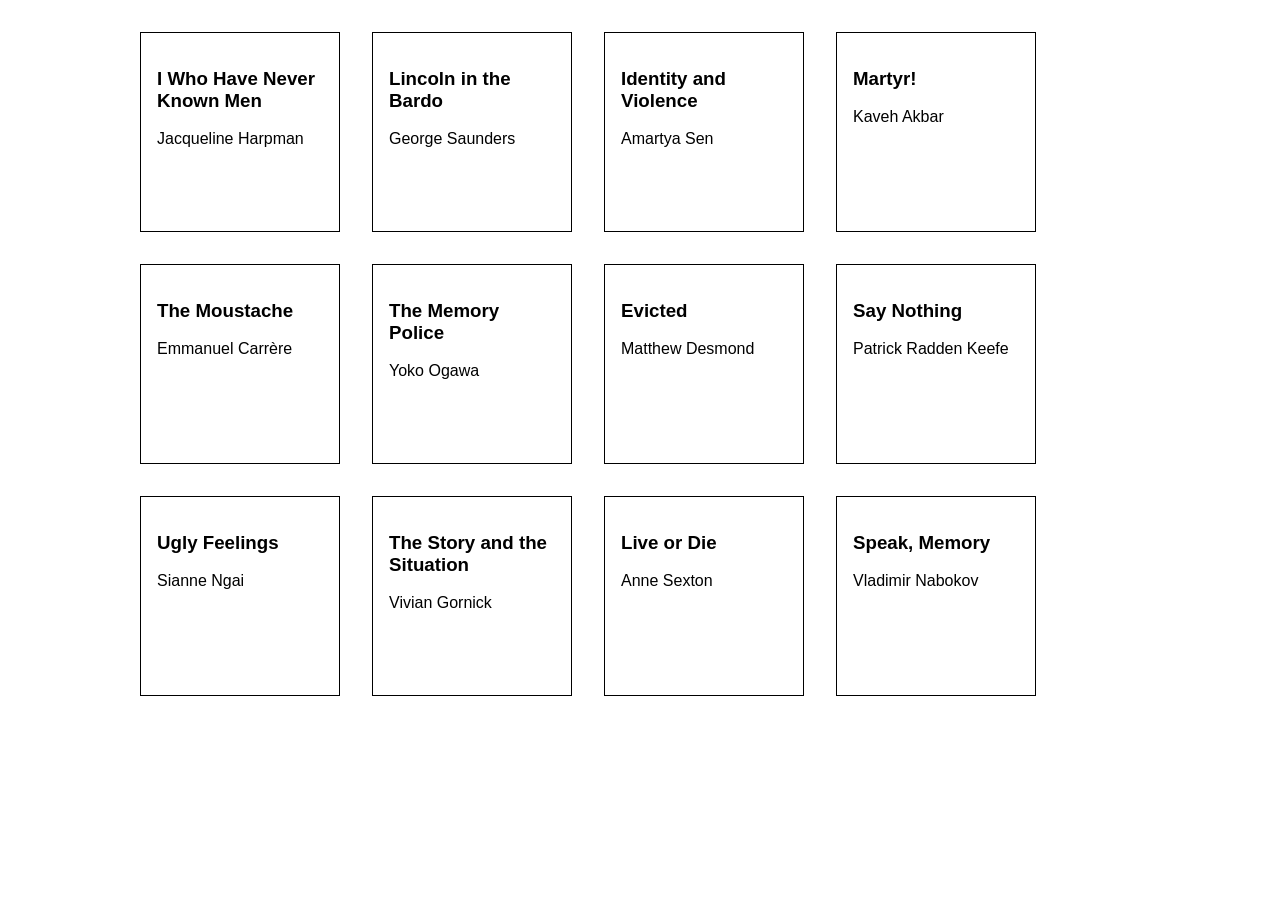
<file: dhwebdev-s25-main/07_loading_json_data/index.html>
<!DOCTYPE html>
<!--[if lt IE 7]>      <html class="no-js lt-ie9 lt-ie8 lt-ie7"> <![endif]-->
<!--[if IE 7]>         <html class="no-js lt-ie9 lt-ie8"> <![endif]-->
<!--[if IE 8]>         <html class="no-js lt-ie9"> <![endif]-->
<!--[if gt IE 8]>      <html class="no-js"> <![endif]-->
<html>
  <head>
    <meta charset="utf-8" />
    <meta http-equiv="X-UA-Compatible" content="IE=edge" />
    <title>01: Review</title>
    <meta name="description" content="" />
    <meta name="viewport" content="width=device-width, initial-scale=1" />
    <link rel="stylesheet" href="style.css" />
  </head>
  <body>
    
      <section class="btns"></section>
    <section class="wrapper"></section>

    <!-- Use async for scripts that don’t depend on other scripts or the DOM  -->
    <!-- Use defer for scripts that rely on the DOM or should execute in order -->
    <script src="script.js" defer></script>
  </body>
</html>
</file>
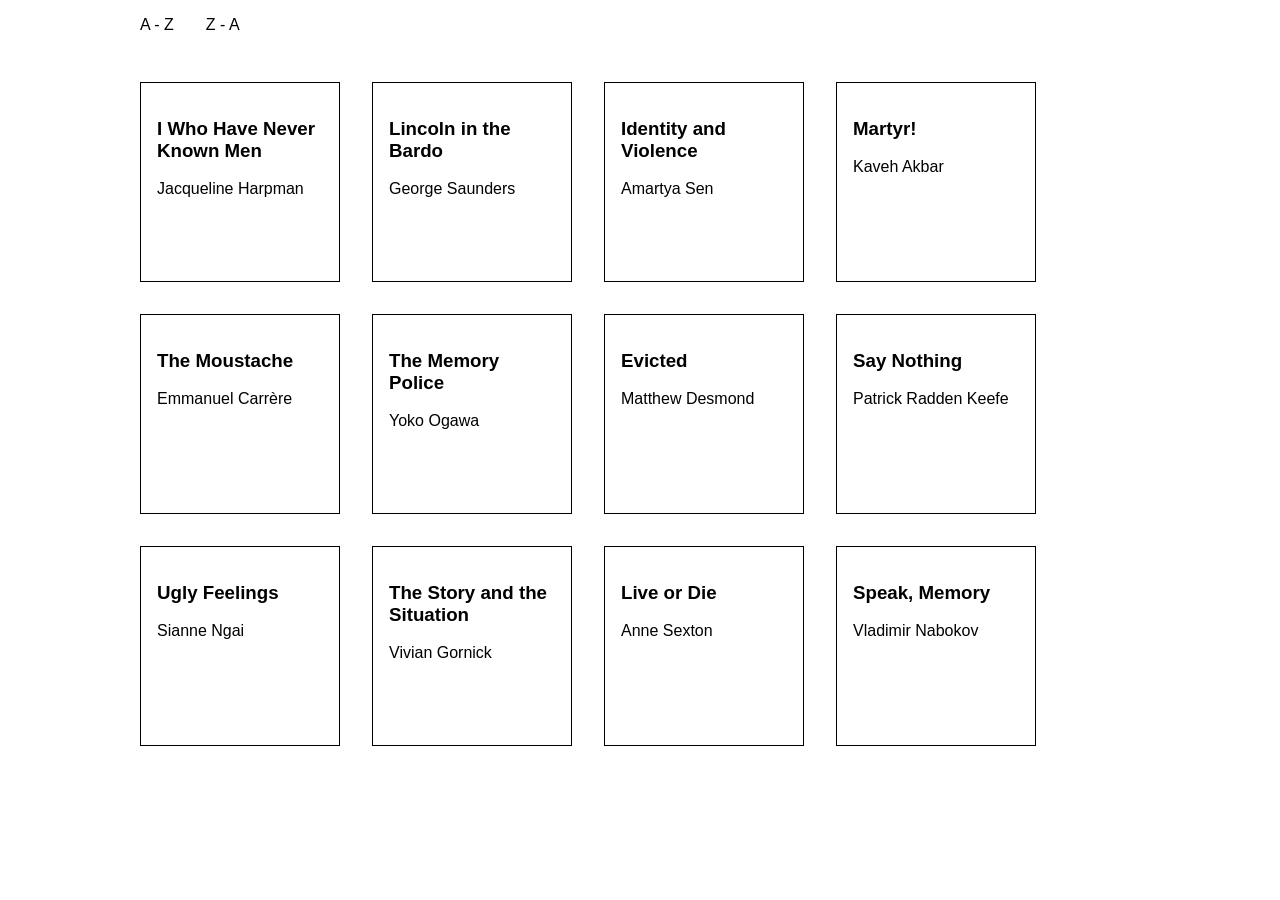
<file: dhwebdev-s25-main/09_sorting/index.html>
<!DOCTYPE html>
<!--[if lt IE 7]>      <html class="no-js lt-ie9 lt-ie8 lt-ie7"> <![endif]-->
<!--[if IE 7]>         <html class="no-js lt-ie9 lt-ie8"> <![endif]-->
<!--[if IE 8]>         <html class="no-js lt-ie9"> <![endif]-->
<!--[if gt IE 8]>      <html class="no-js"> <![endif]-->
<html>
  <head>
    <meta charset="utf-8" />
    <meta http-equiv="X-UA-Compatible" content="IE=edge" />
    <title>01: Review</title>
    <meta name="description" content="" />
    <meta name="viewport" content="width=device-width, initial-scale=1" />
    <link rel="stylesheet" href="style.css" />
  </head>
  <body>
    
    <section class="filters">
      <section class="sort sortaz">A - Z</section>
      <section class="sort sortza">Z - A</section>
    </section>
      
    <section class="wrapper"></section>

    <!-- Use async for scripts that don’t depend on other scripts or the DOM  -->
    <!-- Use defer for scripts that rely on the DOM or should execute in order -->
    <script src="script.js" defer></script>
  </body>
</html>
</file>
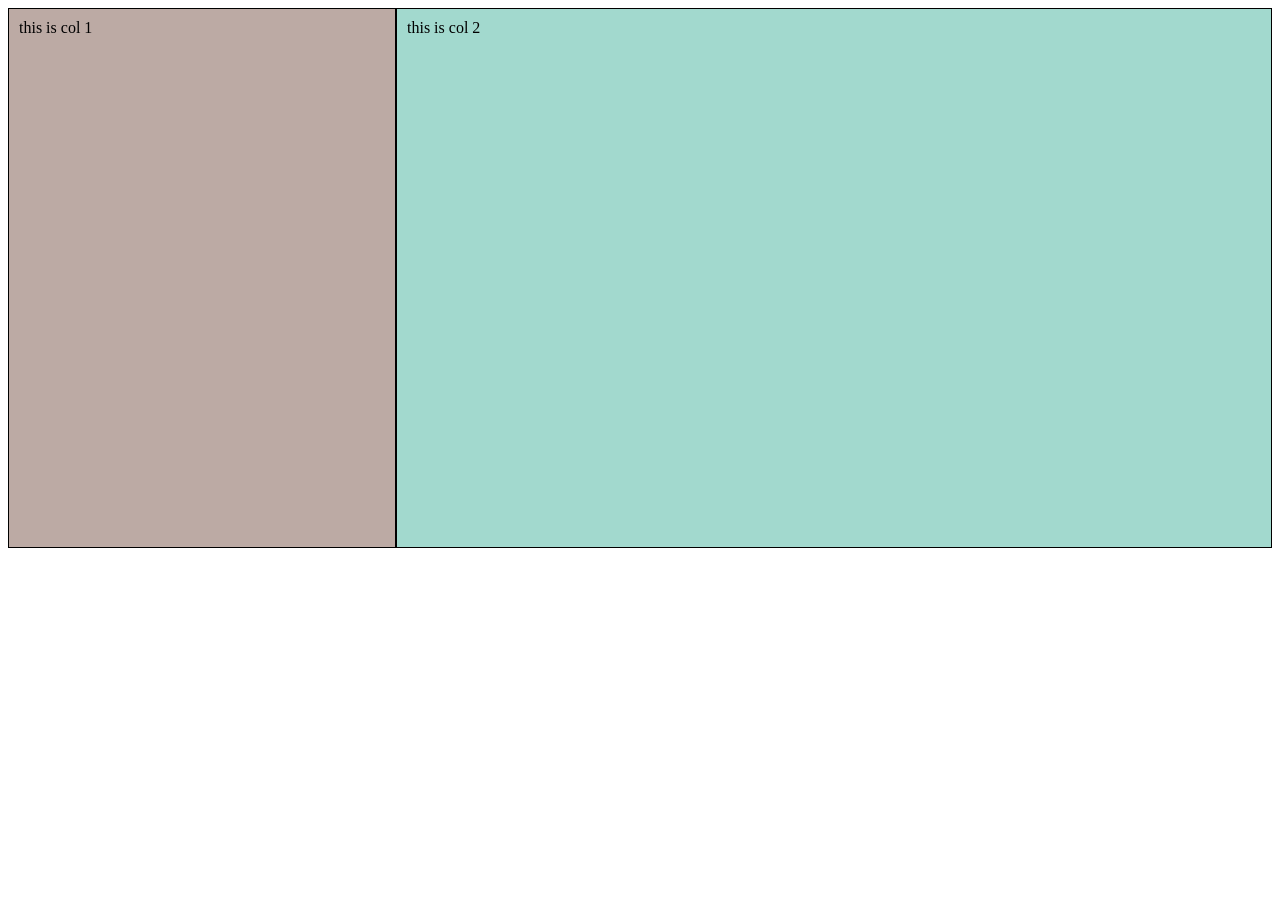
<file: layout-exercises/1_simple_layout/index.html>
<html>
    <head>
        <title>Two Column Layout</title>
        <link rel="stylesheet" href="style.css">
    </head>
    <body>
        <div class="container">
            <div class="column1">this is col 1</div>
            <div class="column2">this is col 2</div>
        </div>
    </body>
</html>
</file>
<file: final_julie/indexstyle.css>
body {
    max-width: 1000px;
    margin: 0 auto;
    font-family: "Ubuntu", sans-serif;
    font-size: 18px;
    background-color: #fbfbfb;
}

.header {
    display: flex;
    height: 20px;
    align-items: left;
    margin-top: 1.1em;
    justify-content: space-between;
}

.name {
    font-family: "Ubuntu", sans-serif;
    font-weight: 300; 
    font-style: normal;
    font-optical-sizing: 12px;
    font-weight: 400;
  }

.nav-menu a {
    text-decoration: none;
    color: black; 
    margin: 0 10px; 
  }
  
.nav-menu a:hover {
    color: #d4d3cf;
  }

.header-line {
    margin-top: 1em;
    display: flex;
    height: 1.5px;
    width: 100%;
    background-color: #282828;
}

.first-row {
    margin: 0;
    display: flex;
    height: 300px;
    margin-top: 1em;
    flex-direction: row; 
    justify-content: flex-start; 
    padding: 30px;
    box-sizing: border-box;
    background-color: #ffffff;
    position: relative; 
}

.text-container {
    display: flex;
    flex-direction: column; 
    justify-content: center; 
    align-items: flex-start; 
    padding-top: 20px; 
    margin-right: 20px; 
}

.chinese {
    font-family: "Zen Antique Soft", serif;
    font-weight: 400;
    font-size: 50px;
    font-style: normal;
    color: #282828;
    line-height: 0.7;
}

.english {
    font-family: "Glook", serif;
    font-weight: 550;
    font-size: 40px;
    font-style: normal;
    color: #282828;
    white-space: nowrap; 
}

.second-row {
    margin-top: 1em;
    display: flex;
    height: 400px;
    flex-direction: column;
    justify-content: center;
    padding: 30px;
    box-sizing: border-box;
    background-color: #eceae5;
}

.second-row-title {
    font-family: "Glook", serif;
    font-weight: 550;
    font-size: 30px;
    font-style: normal;
    color: #282828;
    line-height: 2;
}
.second-row-text {
    font-family: "Ubuntu", serif;
    font-weight: 350; 
    font-style: normal; 
    font-size: 16px; 
    color: #282828; 
    line-height:1.5;
}

p {
    text-indent: 1em;
    margin-bottom: 0.5em;
    margin-top: 0.5em;
  }

.wrapper {
    display: grid;
    grid-template-columns: repeat(auto-fit, 200px);
    gap: 2em;
    margin: 2em 0;
    justify-content: center;
}

.filters {
    display: flex;
    gap: 2em;
    height: 50px;
    display: fixed;
    align-items: center;
    margin-top: 1em;
    
}

.filter {
    cursor: pointer;
    padding:  0.2em 0.5em;
}


.wrapper > * {
    aspect-ratio: 1/1;
    border: 1px black solid;
    padding: 1em;
}

.active {
    font-weight: 600;
    text-decoration: underline;
}

h2 {
    margin: 0;
}

h3 {
    margin: 0;
    line-height: 0.2;
}

a {
    text-decoration: none; 
    color: #151413; 
}

a:hover {
    color: #d4d3cf; 
}
</file>
<file: Project_1_Julie/style.css>
body {
    margin: 0;
    padding: 0;
    min-height: 100vh;
    width: 100%;
    display: flex;
    justify-content: center;
    align-items: center;
    background-color: #fbfbfb;
}

.font {
    font-family: "Gloock", serif;
    font-weight: 400;
    font-style: normal;
    color: #282828;
    font-size: 20px;
    text-align: center;
}

.small-font {
    font-family: "Gloock", serif;
    font-weight: 400;
    font-style: normal;
    color: #282828;
    font-size: 15px;
    text-align: center;
    margin-top: 15px;          /* 텍스트 간의 간격을 추가 */
}

.container {
    display: flex;
    flex-direction: column;
    width: 100%;
    height: 100%;
    align-items: flex-start;
    margin: 20px;
    overflow-x: auto; /* 전체 창에 스크롤 추가 */
    flex-grow: 1;/* 내용에 맞춰서 높이가 늘어나도록 설정 */
}

.first-row {
    display: flex;
    align-items: center;
    justify-content: center;
    height: 450px;
    width: 100%;
    flex-direction: column;
    margin-top: 20px;
}

.title {
    font-family: "Gloock", serif;
    font-weight: 450;
    font-size: 60px;
    color: #282828;
    text-align: center;
    margin-bottom: 15px;
    letter-spacing: 0.15px;
}

.subtitle {
    font-family: "Ubuntu", serif;
    font-weight: 300;
    font-style: normal;
    color: #282828;
    font-size: 23px;
    text-align: center;
}

.row {
    display: flex;
    gap: 20px; /* spacing between boxes */
    width: 100%;
    margin-top: 10px;
    margin-bottom: 10px;
    left: 20px;
    justify-content: flex-start;
}

.box1 {
    background-color: #d1e0e1;
    display: flex;
    align-items: center;
    justify-content: center;
    font-weight: bold;
    height: 200px;
    border-radius: 15px;
    flex: 0 0 200px; /* ensures each box takes up 200px width */
    box-shadow: 0 4px 8px rgba(0, 0, 0, 0.1); /* 음영 효과 */
    perspective: 1000px; /* 3D 효과 */
    cursor: pointer;
    transition: transform 0.6s;
}


.box1:hover .card-inner {
    transform: rotateY(180deg);
}

.box1-card-front {
    background-color: #d1e0e1; /* box1의 앞면 색상 */
    position: absolute;
    top: 0;
    left: 0;
    width: 100%;
    height: 100%;
    display: flex;
    align-items: center;
    justify-content: center;
    font-weight: bold;
    border-radius: 15px;
    backface-visibility: hidden; /* 반대쪽이 보이지 않도록 설정 */
}

.box1-card-back {
    background-color: #eeedec; /* box1의 뒷면 색상 */
    transform: rotateY(180deg); /* 카드가 뒤집히면 보이는 뒷면 */
    position: absolute;
    top: 0;
    left: 0;
    width: 100%;
    height: 100%;
    display: flex;
    flex-direction: column;
    align-items: center;
    justify-content: center;
    font-weight: bold;
    border-radius: 15px;
    backface-visibility: hidden; /* 반대쪽이 보이지 않도록 설정 */
}


.box2 {
    background-color: #d1d8e1;
    display: flex;
    align-items: center;
    justify-content: center;
    font-weight: bold;
    height: 200px;
    border-radius: 15px;
    flex: 0 0 200px; /* ensures each box takes up 200px width */
    box-shadow: 0 4px 8px rgba(0, 0, 0, 0.1); /* 음영 효과 */
    perspective: 1000px; /* 3D 효과 */
    cursor: pointer;
    transition: transform 0.6s;
}

.box2:hover .card-inner {
    transform: rotateY(180deg);
}

.box2-card-front {
    background-color: #d1d8e1; /* box1의 앞면 색상 */
    position: absolute;
    top: 0;
    left: 0;
    width: 100%;
    height: 100%;
    display: flex;
    align-items: center;
    justify-content: center;
    font-weight: bold;
    border-radius: 15px;
    backface-visibility: hidden; /* 반대쪽이 보이지 않도록 설정 */
}

.box2-card-back {
    background-color: #eeedec; /* box1의 뒷면 색상 */
    transform: rotateY(180deg); /* 카드가 뒤집히면 보이는 뒷면 */
    position: absolute;
    top: 0;
    left: 0;
    width: 100%;
    height: 100%;
    display: flex;
    flex-direction: column;
    align-items: center;
    justify-content: center;
    font-weight: bold;
    border-radius: 15px;
    backface-visibility: hidden; /* 반대쪽이 보이지 않도록 설정 */
}


.box3 {
    background-color: #e7dbda;
    display: flex;
    align-items: center;
    justify-content: center;
    font-weight: bold;
    height: 200px; 
    border-radius: 15px;
    flex: 0 0 200px; /* ensures each box takes up 200px width */
    box-shadow: 0 4px 8px rgba(0, 0, 0, 0.1); /* 음영 효과 */
    perspective: 1000px; /* 3D 효과 */
    cursor: pointer;
    transition: transform 0.6s;
}

.box3:hover .card-inner {
    transform: rotateY(180deg);
}

.box3-card-front {
    background-color: #e7dbda; /* box3의 앞면 색상 */
    position: absolute;
    top: 0;
    left: 0;
    width: 100%;
    height: 100%;
    display: flex;
    align-items: center;
    justify-content: center;
    font-weight: bold;
    border-radius: 15px;
    backface-visibility: hidden; /* 반대쪽이 보이지 않도록 설정 */
}

.box3-card-back {
    background-color: #eeedec; /* box3의 뒷면 색상 */
    transform: rotateY(180deg); /* 카드가 뒤집히면 보이는 뒷면 */
    position: absolute;
    top: 0;
    left: 0;
    width: 100%;
    height: 100%;
    display: flex;
    flex-direction: column;
    align-items: center;
    justify-content: center;
    font-weight: bold;
    border-radius: 15px;
    backface-visibility: hidden; /* 반대쪽이 보이지 않도록 설정 */
}

.textbox-1 {
    display: flex;
    justify-content: center;
    align-items: center;
    background-color: #fcfcfc;
    font-family: "Ubuntu", serif;
    font-weight: 300;
    font-style: normal;
    font-size: 60px;
    color: #82a1a3;
    text-align: center;
    height: 200px;
    width: 1260px;  
    border-top: 2px solid #d1e0e1;
    border-bottom: 2px solid #d1e0e1;
    box-sizing: border-box;
    flex-shrink: 0; /* 확장되도록 하기 위해 flex-shrink 설정 */
}

.textbox-2 {
    display: flex;
    justify-content: center;
    align-items: center;
    background-color: #fcfcfc;
    font-family: "Ubuntu", serif;
    font-weight: 300;
    font-style: normal;
    font-size: 60px;
    color: #99a3be;
    text-align: center;
    height: 200px;
    width: 420px;
    border-top: 2px solid #d1d8e1;
    border-bottom: 2px solid #d1d8e1;
    box-sizing: border-box;
    flex-shrink: 0; /* 확장되도록 하기 위해 flex-shrink 설정 */
}

.textbox-2-1 {
    display: flex;
    justify-content: center;
    align-items: center;
    background-color: #fcfcfc;
    font-family: "Ubuntu", serif;
    font-weight: 300;
    font-style: normal;
    font-size: 60px;
    color: #99a3be;
    text-align: center;
    height: 200px;
    width: 600px;
    border-top: 2px solid #d1d8e1;
    border-bottom: 2px solid #d1d8e1;
    box-sizing: border-box;
    flex-shrink: 0; /* 확장되도록 하기 위해 flex-shrink 설정 */
}

.margin-left {
    margin-left: -20px; 
    width: 680px; /* 수정된 값: 너비를 3배로 설정 */
}

.textbox-3 {
    display: flex;
    justify-content: center;
    align-items: center;
    background-color: #fcfcfc;
    font-family: "Ubuntu", serif;
    font-weight: 300;
    font-style: normal;
    font-size: 60px;
    color: #c8b4be;
    text-align: center;
    height: 200px;
    width: 1280px;  /* 수정된 값: 너비를 3배로 설정 */
    border-top: 2px solid #e7dbda;
    border-bottom: 2px solid #e7dbda;
    box-sizing: border-box;
    flex-shrink: 0; /* 확장되도록 하기 위해 flex-shrink 설정 */
}


.card-inner {
    width: 100%;
    height: 100%;
    transform-style: preserve-3d;
    transition: transform 0.6s;
}
</file>
<file: Project_2_JulieHAN/style.css>
body {
    max-width: 1000px;
    margin: 0 auto;
    font-family: "Ubuntu", sans-serif;
    font-size: 18px;
    background-color: #ffffff;
}

.header {
    display: flex;
    height: 20px;
    align-items: left;
    margin-top: 1.1em;
    justify-content: space-between;
}

.name {
    font-family: "Ubuntu", sans-serif;
    font-weight: 300; 
    font-style: normal;
    font-optical-sizing: 12px;
    font-weight: 400;
  }

.nav-menu a {
    text-decoration: none;
    color: black; 
    margin: 0 10px; 
  }
  
.nav-menu a:hover {
    color: #d4d3cf;
  }

.header-line {
    margin-top: 1em;
    display: flex;
    height: 1.5px;
    width: 100%;
    background-color: #000000;
}

.first-row {
    margin: 0;
    display: flex;
    height: 300px;
    margin-top: 1em;
    flex-direction: row; 
    justify-content: flex-start; 
    padding: 30px;
    box-sizing: border-box;
    background-color: #ffffff;
    position: relative; 
}

.text-container {
    display: flex;
    flex-direction: column; 
    justify-content: center; 
    align-items: flex-start; 
    padding-top: 20px; 
    margin-right: 20px; 
}

.chinese {
    font-family: "Zen Antique Soft", serif;
    font-weight: 400;
    font-size: 50px;
    font-style: normal;
    color: #000000;
    line-height: 0.7;
}

.english {
    font-family: "Glook", serif;
    font-weight: 700;
    font-size: 40px;
    font-style: normal;
    color: #000000;
    white-space: nowrap; 
}

.second-row {
    margin-top: 1em;
    display: flex;
    height: 400px;
    flex-direction: column;
    justify-content: center;
    padding: 30px;
    box-sizing: border-box;
    background-color: #d4d3cf;
}

.second-row-title {
    font-family: "Glook", serif;
    font-weight: 700;
    font-size: 30px;
    font-style: normal;
    color: #151413;
    line-height: 2;
}
.second-row-text {
    font-family: "Ubuntu", serif;
    font-weight: 350; 
    font-style: normal; 
    font-size: 16px; 
    color: #151413; 
    line-height:1.5;
}

p {
    text-indent: 1em;
    margin-bottom: 0.5em;
    margin-top: 0.5em;
  }

.wrapper {
    display: grid;
    grid-template-columns: repeat(auto-fit, 200px);
    gap: 2em;
    margin: 2em 0;
    justify-content: center;
}

.filters {
    display: flex;
    gap: 2em;
    height: 50px;
    display: fixed;
    align-items: center;
    margin-top: 1em;
    
}

.filter {
    cursor: pointer;
    padding:  0.2em 0.5em;
}


.wrapper > * {
    aspect-ratio: 1/1;
    border: 1px black solid;
    padding: 1em;
}

.active {
    font-weight: 600;
    text-decoration: underline;
}

h2 {
    margin: 0;
}

h3 {
    margin: 0;
    line-height: 0.2;
}

a {
    text-decoration: none; 
    color: #151413; 
}

a:hover {
    color: #d4d3cf; 
}
</file>
<file: week7/style.css>
#description{
    font-family: "Helvetica", sans-serif;
    font-weight:bold;
    font-size:20px;
    line-height:1.1;
    letter-spacing: -0.03em;
    margin-bottom: 40px;
    width:500px;
  }
  
  #description span{
    color:red;
  }
  
  div:not(#description){
    color:blue;
    font-family:"Times New Roman", serif;
    font-size:36px;
    letter-spacing: -0.03em;
    margin-bottom:40px;
  }
</file>
<file: dhwebdev-s25-main/02_review/style.css>
body {
    max-width: 1000px;
    margin: 0 auto;
    font-family: Helvetica, sans-serif;
}

.wrapper {
    display: grid;
    grid-template-columns: repeat(auto-fit, minmax(200px, 1fr));
    gap: 2em;
    margin: 2em 0;
}

.filters {
    display: flex;
    gap: 2em;
    height: 50px;
    display: fixed;
    align-items: center;
    top: 0;
}

.filter {
    cursor: pointer;
    padding:  0.2em 0.5em;
}


.wrapper > * {
    aspect-ratio: 1/1;
    border: 1px black solid;
}


/* To add */

.active {
    font-weight: 800;
    text-decoration: underline;
}
</file>
<file: dhwebdev-s25-main/03_review_continued/style.css>
body {
    max-width: 1000px;
    margin: 0 auto;
    font-family: Helvetica, sans-serif;
}

.wrapper {
    display: grid;
    grid-template-columns: repeat(auto-fit, minmax(200px, 1fr));
    gap: 2em;
    margin: 2em 0;
}

.filters {
    display: flex;
    gap: 2em;
    height: 50px;
    display: fixed;
    align-items: center;
    top: 0;
    
}

.filter {
    cursor: pointer;
    padding:  0.2em 0.5em;
}


.wrapper > * {
    aspect-ratio: 1/1;
    border: 1px black solid;
    padding: 1em;
}

.active {
    font-weight: 600;
    text-decoration: underline;
}

/* To add */

h2 {
    margin: 0;
}
</file>
<file: dhwebdev-s25-main/04_dynamically_adding_content/style.css>
body {
    max-width: 1000px;
    margin: 0 auto;
    font-family: Helvetica, sans-serif;
}

.wrapper {
    display: grid;
    grid-template-columns: repeat(auto-fit, minmax(200px, 1fr));
    gap: 2em;
    margin: 2em 0;
}

.filters {
    display: flex;
    gap: 2em;
    height: 50px;
    display: fixed;
    align-items: center;
    top: 0;
    
}

.filter {
    cursor: pointer;
    padding:  0.2em 0.5em;
}


.wrapper > * {
    aspect-ratio: 1/1;
    border: 1px black solid;
    padding: 1em;
}

.active {
    font-weight: 600;
    text-decoration: underline;
}

/* To add */

h2 {
    margin: 0;
}
</file>
<file: dhwebdev-s25-main/05_changing_display_with_dropdown/style.css>
body {
    max-width: 1000px;
    margin: 0 auto;
    font-family: Helvetica, sans-serif;
}

.wrapper {
    display: grid;
    grid-template-columns: repeat(auto-fit, 200px);
    gap: 2em;
    margin: 2em 0;
}

.filters {
    display: flex;
    gap: 2em;
    height: 50px;
    display: fixed;
    align-items: center;
    top: 0;
    
}

.filter {
    cursor: pointer;
    padding:  0.2em 0.5em;
}


.wrapper > * {
    aspect-ratio: 1/1;
    border: 1px black solid;
    padding: 1em;
}

.active {
    font-weight: 600;
    text-decoration: underline;
}

/* To add */

h2 {
    margin: 0;
}
</file>
<file: dhwebdev-s25-main/06_changing_display_with_btns/style.css>
body {
    max-width: 1000px;
    margin: 0 auto;
    font-family: Helvetica, sans-serif;
}

.wrapper {
    display: grid;
    grid-template-columns: repeat(auto-fit, 200px);
    gap: 2em;
    margin: 2em 0;
}

.filters {
    display: flex;
    gap: 2em;
    height: 50px;
    display: fixed;
    align-items: center;
    top: 0;
    
}

.filter {
    cursor: pointer;
    padding:  0.2em 0.5em;
}


.wrapper > * {
    aspect-ratio: 1/1;
    border: 1px black solid;
    padding: 1em;
}

h2 {
    margin: 0;
}


/* To add */

.btns {
    display: flex;
    gap: 2em;
}

.btn {
    cursor: pointer;    
}

.hide {
    display: none;
}

.active {
    background-color: yellow;
}
</file>
<file: dhwebdev-s25-main/07_loading_json_data/style.css>
body {
    max-width: 1000px;
    margin: 0 auto;
    font-family: Helvetica, sans-serif;
}

.wrapper {
    display: grid;
    grid-template-columns: repeat(auto-fit, 200px);
    gap: 2em;
    margin: 2em 0;
}

.filters {
    display: flex;
    gap: 2em;
    height: 50px;
    display: fixed;
    align-items: center;
    top: 0;
    
}

.filter {
    cursor: pointer;
    padding:  0.2em 0.5em;
}


.wrapper > * {
    aspect-ratio: 1/1;
    border: 1px black solid;
    padding: 1em;
}

h2 {
    margin: 0;
}


/* To add */

.btns {
    display: flex;
    gap: 1em;
}

.btn {
    cursor: pointer;
    display: block;
    text-decoration: none;
}

.hide {
    display: none;
}

.active {
    text-decoration: underline;
}
</file>
<file: dhwebdev-s25-main/09_sorting/style.css>
body {
    max-width: 1000px;
    margin: 0 auto;
    font-family: Helvetica, sans-serif;
}

.wrapper {
    display: grid;
    grid-template-columns: repeat(auto-fit, 200px);
    gap: 2em;
    margin: 2em 0;
}

.filters {
    display: flex;
    gap: 2em;
    height: 50px;
    display: fixed;
    align-items: center;
    top: 0;
    
}

.filter {
    cursor: pointer;
    padding:  0.2em 0.5em;
}


.wrapper > * {
    aspect-ratio: 1/1;
    border: 1px black solid;
    padding: 1em;
}

h2 {
    margin: 0;
}


/* To add */

.btns {
    display: flex;
    gap: 1em;
}

.btn {
    cursor: pointer;
    display: block;
    text-decoration: none;
}

.hide {
    display: none;
}

.active {
    text-decoration: underline;
}

.sort {
    cursor: pointer;
}
</file>
<file: layout-exercises/1_simple_layout/style.css>
.container{
    display: flex;
    width: 100%;
    min-height: 60vh;
}

.column1{
    width: 30%;
    background-color: #bcaaa4;
    border: 1px solid #000; 
    padding: 10px;
}

.column2{
    width: 70%;
    background-color: #a2d9ce;
    border: 1px solid #000; 
    padding: 10px;
}
</file>
